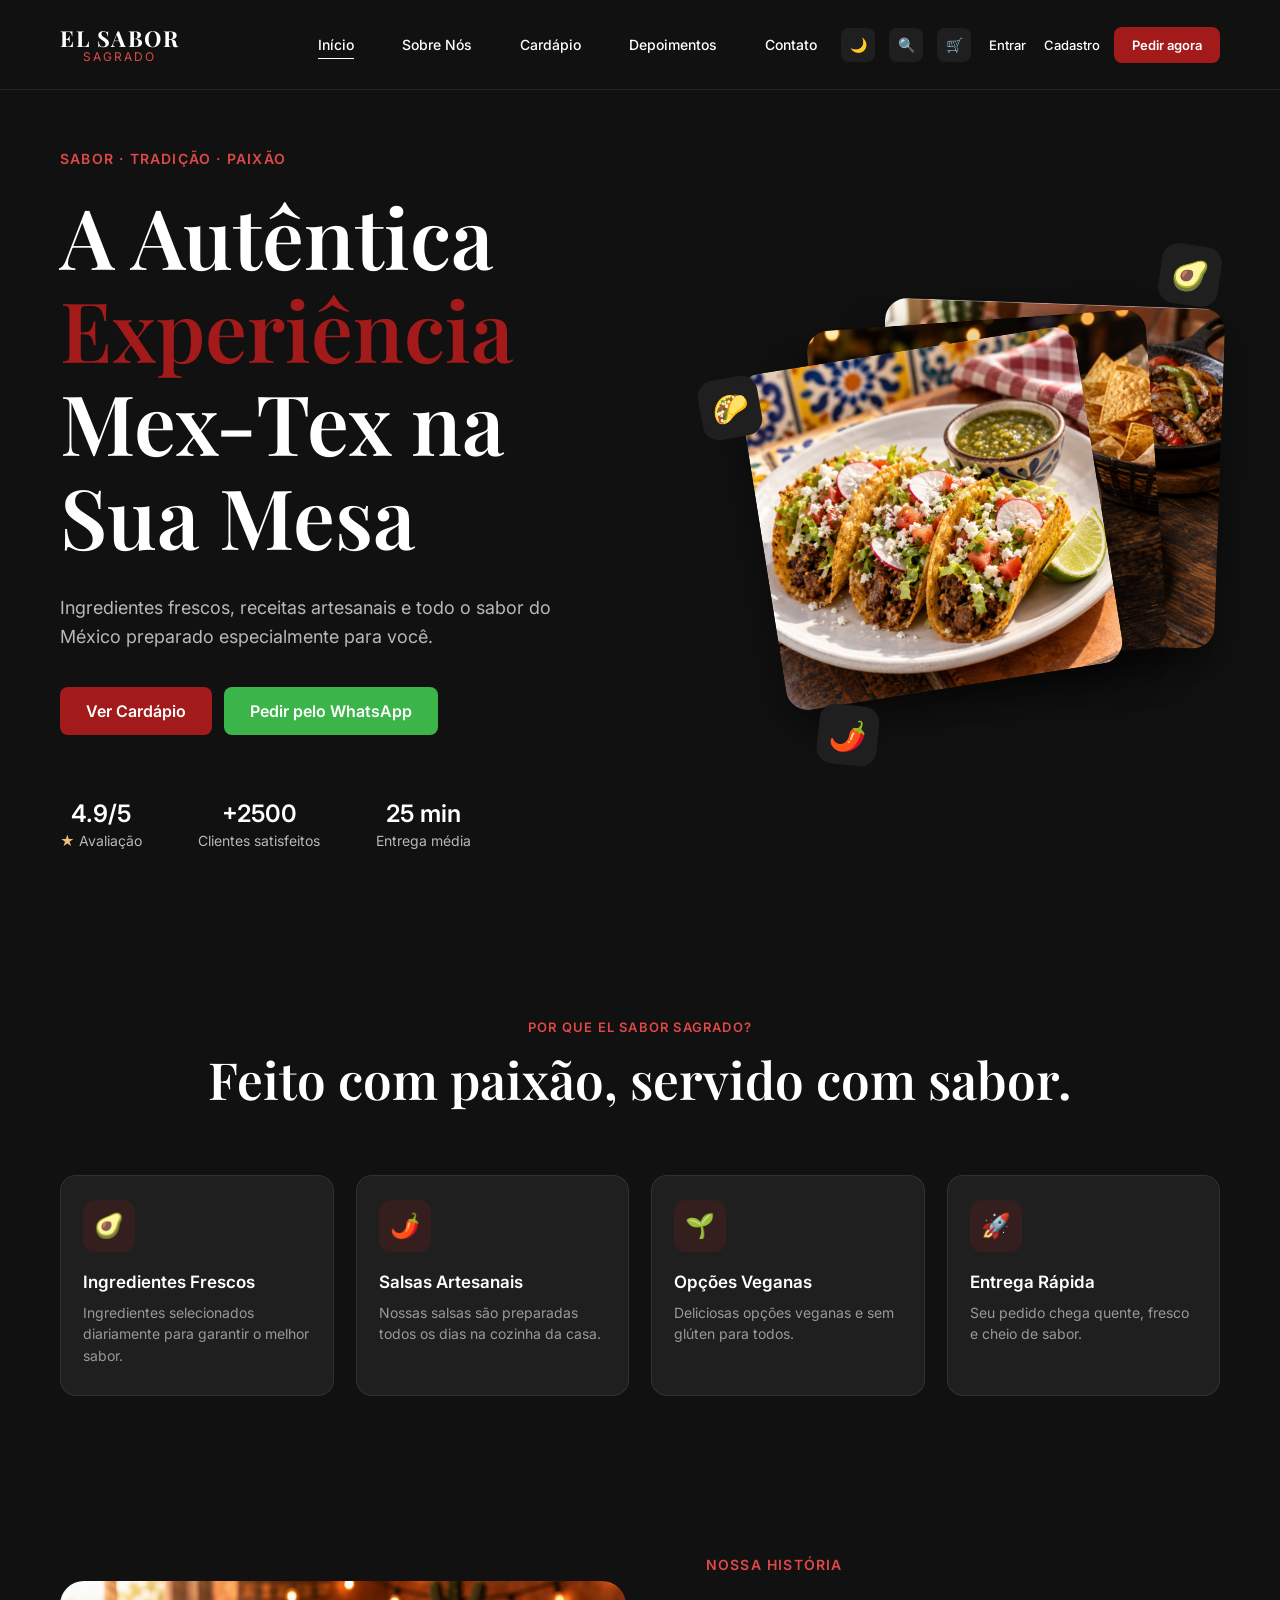
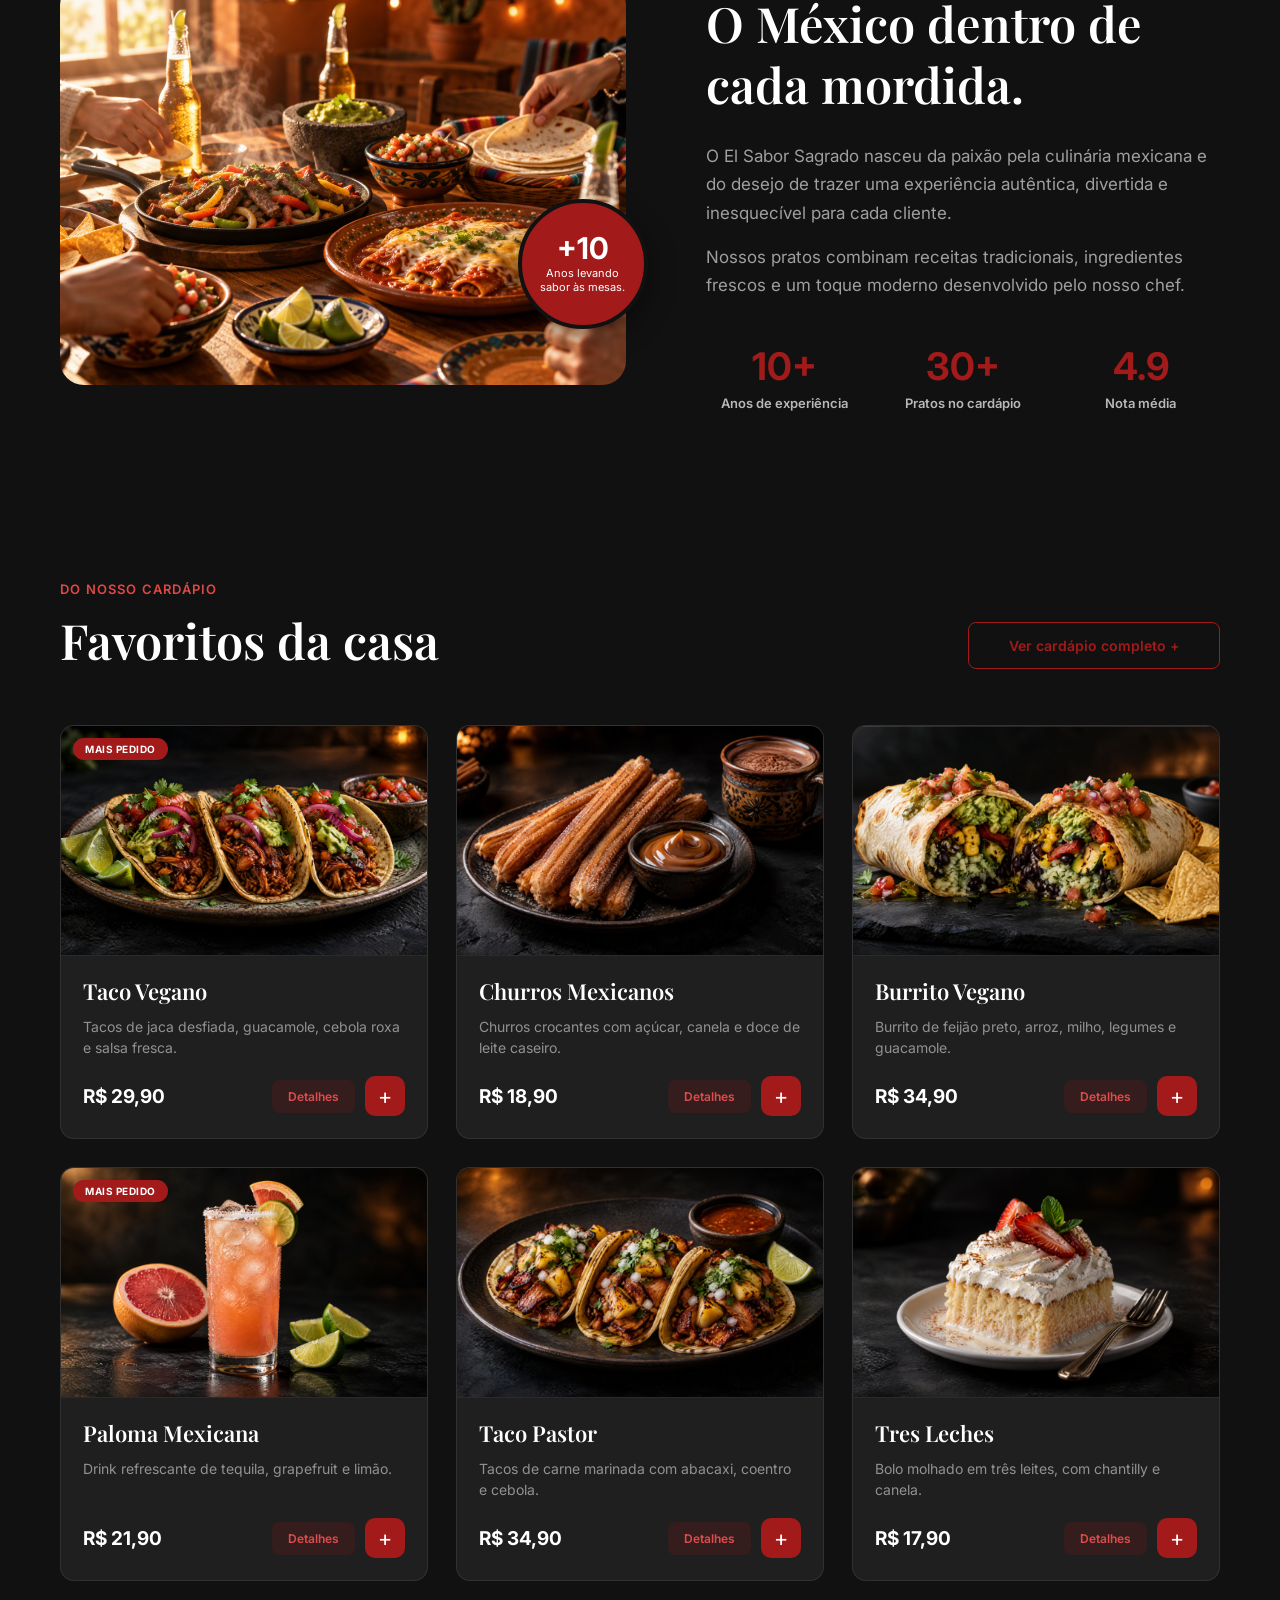
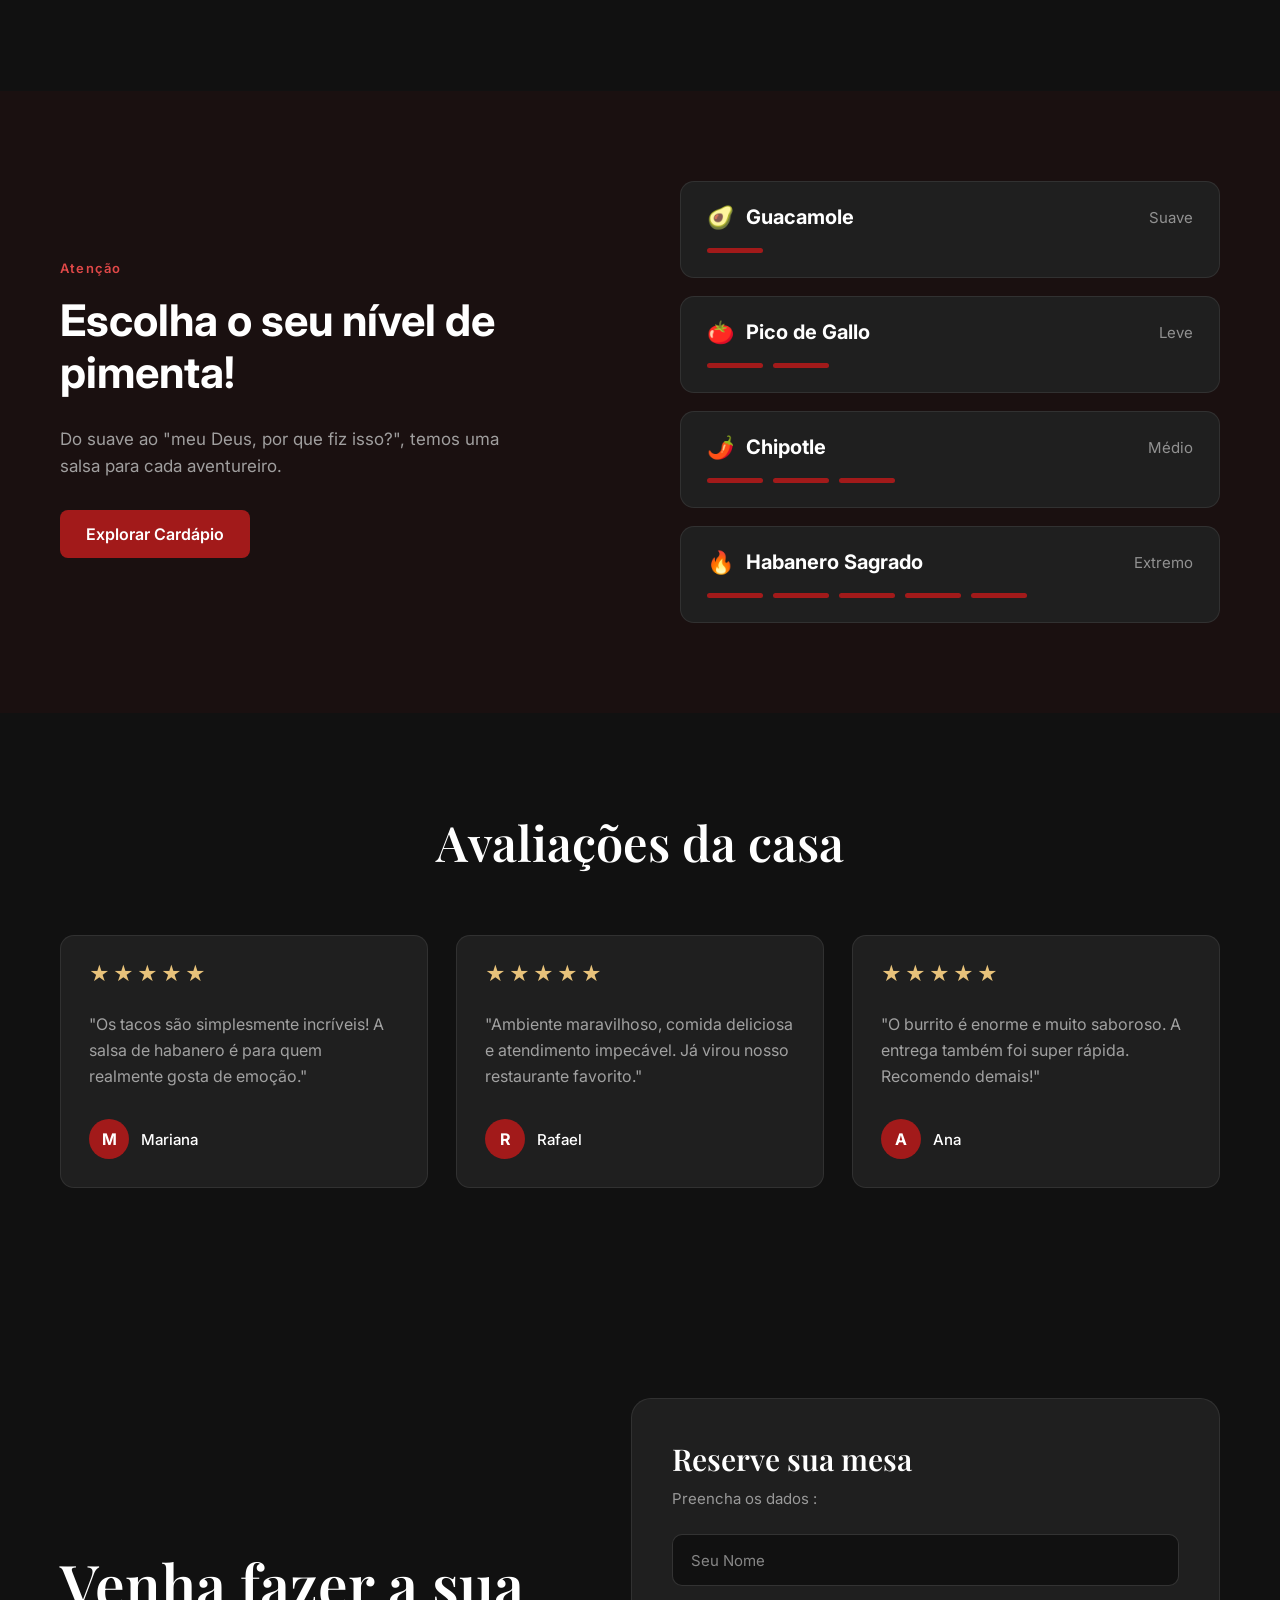
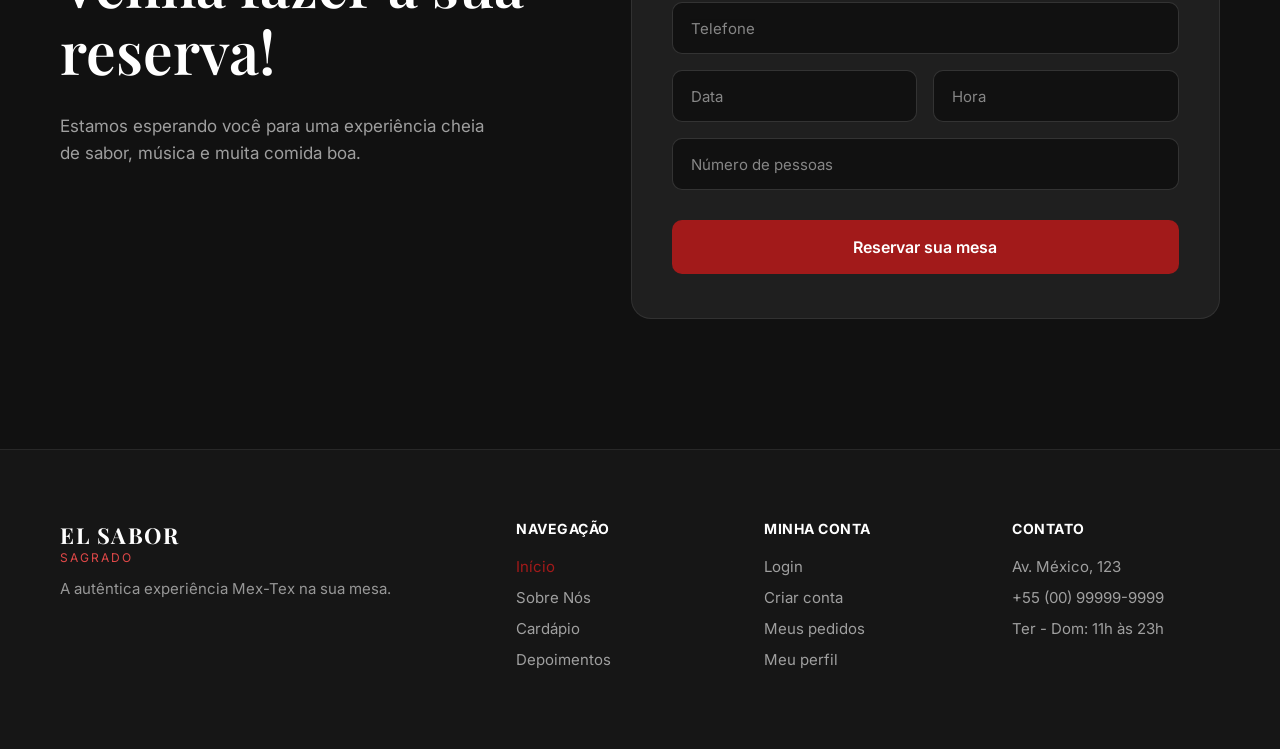
<file: index.html>
<!DOCTYPE html>
<html lang="pt-BR">
<head>
  <meta charset="UTF-8">
  <meta name="viewport" content="width=device-width, initial-scale=1.0">
  <title>El Sabor Sagrado</title>
  <link rel="preconnect" href="https://fonts.googleapis.com">
  <link href="https://fonts.googleapis.com/css2?family=Inter:wght@400;500;600&family=Playfair+Display:wght@600;700&display=swap" rel="stylesheet">
  <link rel="stylesheet" href="style.css">
</head>
<body>
  <input type="checkbox" id="interruptor-tema" class="tema-checkbox">

  <header class="barra-topo">
    <a href="#inicio" class="logo">
      <span class="logo-titulo">EL SABOR</span>
      <span class="logo-subtitulo">SAGRADO</span>
    </a>

    <nav class="menu-links">
      <a href="#inicio" class="ativo">Início</a>
      <a href="#sobre">Sobre Nós</a>
      <a href="cardapio.html">Cardápio</a>
      <a href="#depoimentos">Depoimentos</a>
      <a href="#contato">Contato</a>
      <a href="cardapio.html" class="menu-pedir">Pedir agora</a>
    </nav>

    <div class="acoes">
      <label class="botao-icone botao-tema" for="interruptor-tema" aria-label="Modo claro ou escuro"><span class="tema-icone"></span></label>

      <a href="cardapio.html" class="botao-icone" aria-label="Cardápio">🔍</a>

      <a href="carrinho.html" class="botao-icone botao-carrinho" aria-label="Carrinho">
        🛒
        <span class="contador">0</span>
      </a>

      <a href="login.html" class="link-entrar">Entrar</a>
      <a href="login.html#cadastro" class="link-entrar">Cadastro</a>
      <a href="cardapio.html" class="botao-principal botao-pedir">Pedir agora</a>
      <a href="login.html" class="botao-principal botao-entrar">Entrar</a>
      <a href="login.html#cadastro" class="botao-principal botao-entrar">Cadastro</a>

      <button class="botao-menu" aria-label="Menu">
        <span></span><span></span><span></span>
      </button>
    </div>
  </header>

  <main>
    <section class="destaque" id="inicio">
      <div class="destaque-texto">
        <span class="sobretitulo">SABOR · TRADIÇÃO · PAIXÃO</span>

        <h1>
          A Autêntica<br>
          <em>Experiência</em><br>
          Mex-Tex na Sua Mesa
        </h1>

        <p class="destaque-descricao">
          Ingredientes frescos, receitas artesanais e todo o sabor do México
          preparado especialmente para você.
        </p>

        <div class="destaque-botoes">
          <a href="cardapio.html" class="botao-principal botao-pequeno">Ver Cardápio</a>
          <a href="#whatsapp" class="botao-whatsapp botao-pequeno">Pedir pelo WhatsApp</a>
        </div>

        <ul class="numeros">
          <li>
            <strong>4.9/5</strong>
            <span><b class="estrela">★</b> Avaliação</span>
          </li>
          <li>
            <strong>+2500</strong>
            <span>Clientes satisfeitos</span>
          </li>
          <li>
            <strong>25 min</strong>
            <span>Entrega média</span>
          </li>
        </ul>
      </div>

      <div class="destaque-visual">
        <div class="pilha">
          <div class="icone-flutuante icone-abacate">🥑</div>
          <div class="icone-flutuante icone-taco">🌮</div>
          <div class="icone-flutuante icone-pimenta">🌶️</div>

          <div class="foto foto-3"><img src="foto3.webp" alt="Foto 3"></div>
          <div class="foto foto-2"><img src="foto2.webp" alt="Foto 2"></div>
          <div class="foto foto-1"><img src="foto1.webp" alt="Foto 1"></div>
        </div>
      </div>
    </section>

    <section class="porque" id="sobre">
      <span class="sobretitulo">POR QUE EL SABOR SAGRADO?</span>
      <h2>Feito com paixão, servido com sabor.</h2>

      <div class="cartoes">
        <article class="cartao">
          <div class="cartao-icone">🥑</div>
          <h3>Ingredientes Frescos</h3>
          <p>Ingredientes selecionados diariamente para garantir o melhor sabor.</p>
        </article>

        <article class="cartao">
          <div class="cartao-icone">🌶️</div>
          <h3>Salsas Artesanais</h3>
          <p>Nossas salsas são preparadas todos os dias na cozinha da casa.</p>
        </article>

        <article class="cartao">
          <div class="cartao-icone">🌱</div>
          <h3>Opções Veganas</h3>
          <p>Deliciosas opções veganas e sem glúten para todos.</p>
        </article>

        <article class="cartao">
          <div class="cartao-icone">🚀</div>
          <h3>Entrega Rápida</h3>
          <p>Seu pedido chega quente, fresco e cheio de sabor.</p>
        </article>
      </div>
    </section>

    <section class="historia" id="historia">
      <div class="historia-imagem">
        <img src="historia.webp" alt="Nossa história">

        <div class="historia-selo">
          <strong>+10</strong>
          <span>Anos levando sabor às mesas.</span>
        </div>
      </div>

      <div class="historia-texto">
        <span class="sobretitulo">NOSSA HISTÓRIA</span>
        <h2>O México dentro de cada mordida.</h2>

        <p>
          O El Sabor Sagrado nasceu da paixão pela culinária mexicana e do
          desejo de trazer uma experiência autêntica, divertida e inesquecível
          para cada cliente.
        </p>
        <p>
          Nossos pratos combinam receitas tradicionais, ingredientes frescos e
          um toque moderno desenvolvido pelo nosso chef.
        </p>

        <ul class="historia-numeros">
          <li><strong>10+</strong><span>Anos de experiência</span></li>
          <li><strong>30+</strong><span>Pratos no cardápio</span></li>
          <li><strong>4.9</strong><span>Nota média</span></li>
        </ul>
      </div>
    </section>

    <section class="cardapio" id="cardapio">
      <div class="cardapio-topo">
        <div>
          <span class="sobretitulo">DO NOSSO CARDÁPIO</span>
          <h2>Favoritos da casa</h2>
        </div>
        <a href="cardapio.html" class="botao-contorno">Ver cardápio completo +</a>
      </div>

      <div class="cardapio-grade">
        <article class="prato">
          <div class="prato-foto">
            <span class="etiqueta">MAIS PEDIDO</span>
            <img src="cardapio7.webp" alt="Taco Vegano">
          </div>
          <div class="prato-corpo">
            <h3>Taco Vegano</h3>
            <p>Tacos de jaca desfiada, guacamole, cebola roxa e salsa fresca.</p>
            <div class="prato-rodape">
              <strong class="preco">R$ 29,90</strong>
              <div class="prato-acoes">
                <a href="produto.html?id=7" class="botao-detalhes">Detalhes</a>
                <button class="botao-adicionar" aria-label="Adicionar Taco Vegano">+</button>
              </div>
            </div>
          </div>
        </article>

        <article class="prato">
          <div class="prato-foto">
            <img src="cardapio8.webp" alt="Churros Mexicanos">
          </div>
          <div class="prato-corpo">
            <h3>Churros Mexicanos</h3>
            <p>Churros crocantes com açúcar, canela e doce de leite caseiro.</p>
            <div class="prato-rodape">
              <strong class="preco">R$ 18,90</strong>
              <div class="prato-acoes">
                <a href="produto.html?id=8" class="botao-detalhes">Detalhes</a>
                <button class="botao-adicionar" aria-label="Adicionar Churros Mexicanos">+</button>
              </div>
            </div>
          </div>
        </article>

        <article class="prato">
          <div class="prato-foto">
            <img src="cardapio9.webp" alt="Burrito Vegano">
          </div>
          <div class="prato-corpo">
            <h3>Burrito Vegano</h3>
            <p>Burrito de feijão preto, arroz, milho, legumes e guacamole.</p>
            <div class="prato-rodape">
              <strong class="preco">R$ 34,90</strong>
              <div class="prato-acoes">
                <a href="produto.html?id=9" class="botao-detalhes">Detalhes</a>
                <button class="botao-adicionar" aria-label="Adicionar Burrito Vegano">+</button>
              </div>
            </div>
          </div>
        </article>

        <article class="prato">
          <div class="prato-foto">
            <span class="etiqueta">MAIS PEDIDO</span>
            <img src="cardapio10.webp" alt="Paloma Mexicana">
          </div>
          <div class="prato-corpo">
            <h3>Paloma Mexicana</h3>
            <p>Drink refrescante de tequila, grapefruit e limão.</p>
            <div class="prato-rodape">
              <strong class="preco">R$ 21,90</strong>
              <div class="prato-acoes">
                <a href="produto.html?id=10" class="botao-detalhes">Detalhes</a>
                <button class="botao-adicionar" aria-label="Adicionar Paloma Mexicana">+</button>
              </div>
            </div>
          </div>
        </article>

        <article class="prato">
          <div class="prato-foto">
            <img src="cardapio11.webp" alt="Taco Pastor">
          </div>
          <div class="prato-corpo">
            <h3>Taco Pastor</h3>
            <p>Tacos de carne marinada com abacaxi, coentro e cebola.</p>
            <div class="prato-rodape">
              <strong class="preco">R$ 34,90</strong>
              <div class="prato-acoes">
                <a href="produto.html?id=11" class="botao-detalhes">Detalhes</a>
                <button class="botao-adicionar" aria-label="Adicionar Taco Pastor">+</button>
              </div>
            </div>
          </div>
        </article>

        <article class="prato">
          <div class="prato-foto">
            <img src="cardapio12.webp" alt="Tres Leches">
          </div>
          <div class="prato-corpo">
            <h3>Tres Leches</h3>
            <p>Bolo molhado em três leites, com chantilly e canela.</p>
            <div class="prato-rodape">
              <strong class="preco">R$ 17,90</strong>
              <div class="prato-acoes">
                <a href="produto.html?id=12" class="botao-detalhes">Detalhes</a>
                <button class="botao-adicionar" aria-label="Adicionar Tres Leches">+</button>
              </div>
            </div>
          </div>
        </article>
      </div>
    </section>

    <section class="pimenta" id="pimenta">
      <div class="pimenta-texto">
        <span class="sobretitulo">Atenção</span>
        <h2>Escolha o seu nível de pimenta!</h2>
        <p>
          Do suave ao "meu Deus, por que fiz isso?", temos uma salsa para cada
          aventureiro.
        </p>
        <a href="cardapio.html" class="botao-principal botao-pequeno">Explorar Cardápio</a>
      </div>

      <div class="pimenta-lista">
        <article class="pimenta-cartao">
          <div class="pimenta-topo">
            <h3><span>🥑</span> Guacamole</h3>
            <small>Suave</small>
          </div>
          <div class="pimenta-barras"><i></i></div>
        </article>

        <article class="pimenta-cartao">
          <div class="pimenta-topo">
            <h3><span>🍅</span> Pico de Gallo</h3>
            <small>Leve</small>
          </div>
          <div class="pimenta-barras"><i></i><i></i></div>
        </article>

        <article class="pimenta-cartao">
          <div class="pimenta-topo">
            <h3><span>🌶️</span> Chipotle</h3>
            <small>Médio</small>
          </div>
          <div class="pimenta-barras"><i></i><i></i><i></i></div>
        </article>

        <article class="pimenta-cartao">
          <div class="pimenta-topo">
            <h3><span>🔥</span> Habanero Sagrado</h3>
            <small>Extremo</small>
          </div>
          <div class="pimenta-barras"><i></i><i></i><i></i><i></i><i></i></div>
        </article>
      </div>
    </section>

    <section class="avaliacoes" id="depoimentos">
      <h2>Avaliações da casa</h2>

      <div class="avaliacoes-grade">
        <article class="avaliacao">
          <div class="estrelas">★★★★★</div>
          <p>"Os tacos são simplesmente incríveis! A salsa de habanero é para quem realmente gosta de emoção."</p>
          <div class="avaliacao-autor">
            <span class="avatar">M</span>
            <strong>Mariana</strong>
          </div>
        </article>

        <article class="avaliacao">
          <div class="estrelas">★★★★★</div>
          <p>"Ambiente maravilhoso, comida deliciosa e atendimento impecável. Já virou nosso restaurante favorito."</p>
          <div class="avaliacao-autor">
            <span class="avatar">R</span>
            <strong>Rafael</strong>
          </div>
        </article>

        <article class="avaliacao">
          <div class="estrelas">★★★★★</div>
          <p>"O burrito é enorme e muito saboroso. A entrega também foi super rápida. Recomendo demais!"</p>
          <div class="avaliacao-autor">
            <span class="avatar">A</span>
            <strong>Ana</strong>
          </div>
        </article>
      </div>
    </section>

    <section class="reserva" id="contato">
      <div class="reserva-texto">
        <h2>Venha fazer a sua reserva!</h2>
        <p>
          Estamos esperando você para uma experiência cheia de sabor, música e
          muita comida boa.
        </p>
      </div>

      <form class="reserva-formulario" action="#contato">
        <h3>Reserve sua mesa</h3>
        <p class="formulario-subtitulo">Preencha os dados :</p>

        <input type="text" name="nome" placeholder="Seu Nome" aria-label="Seu nome" required>
        <input type="tel" name="telefone" placeholder="Telefone" aria-label="Telefone" required>

        <div class="formulario-linha">
          <input type="text" name="data" placeholder="Data" data-tipo="date" aria-label="Data da reserva" required>
          <input type="text" name="hora" placeholder="Hora" data-tipo="time" aria-label="Horário da reserva" required>
        </div>

        <input type="number" name="pessoas" min="1" max="30" placeholder="Número de pessoas" aria-label="Número de pessoas" required>

        <button type="submit" class="botao-enviar">Reservar sua mesa</button>
      </form>
    </section>
  </main>

  <footer class="rodape" id="rodape">
    <div class="rodape-marca">
      <span class="logo-titulo">EL SABOR</span>
      <span class="logo-subtitulo">SAGRADO</span>
      <p>A autêntica experiência Mex-Tex na sua mesa.</p>
    </div>

    <div class="rodape-coluna">
      <h4>NAVEGAÇÃO</h4>
      <a href="#inicio" class="ativo">Início</a>
      <a href="#sobre">Sobre Nós</a>
      <a href="cardapio.html">Cardápio</a>
      <a href="#depoimentos">Depoimentos</a>
    </div>

    <div class="rodape-coluna">
      <h4>MINHA CONTA</h4>
      <a href="login.html">Login</a>
      <a href="login.html#cadastro">Criar conta</a>
      <a href="#pedidos">Meus pedidos</a>
      <a href="#perfil">Meu perfil</a>
    </div>

    <div class="rodape-coluna">
      <h4>CONTATO</h4>
      <span>Av. México, 123</span>
      <span>+55 (00) 99999-9999</span>
      <span>Ter - Dom: 11h às 23h</span>
    </div>
  </footer>

  <script src="script.js"></script>
</body>
</html>
</file>
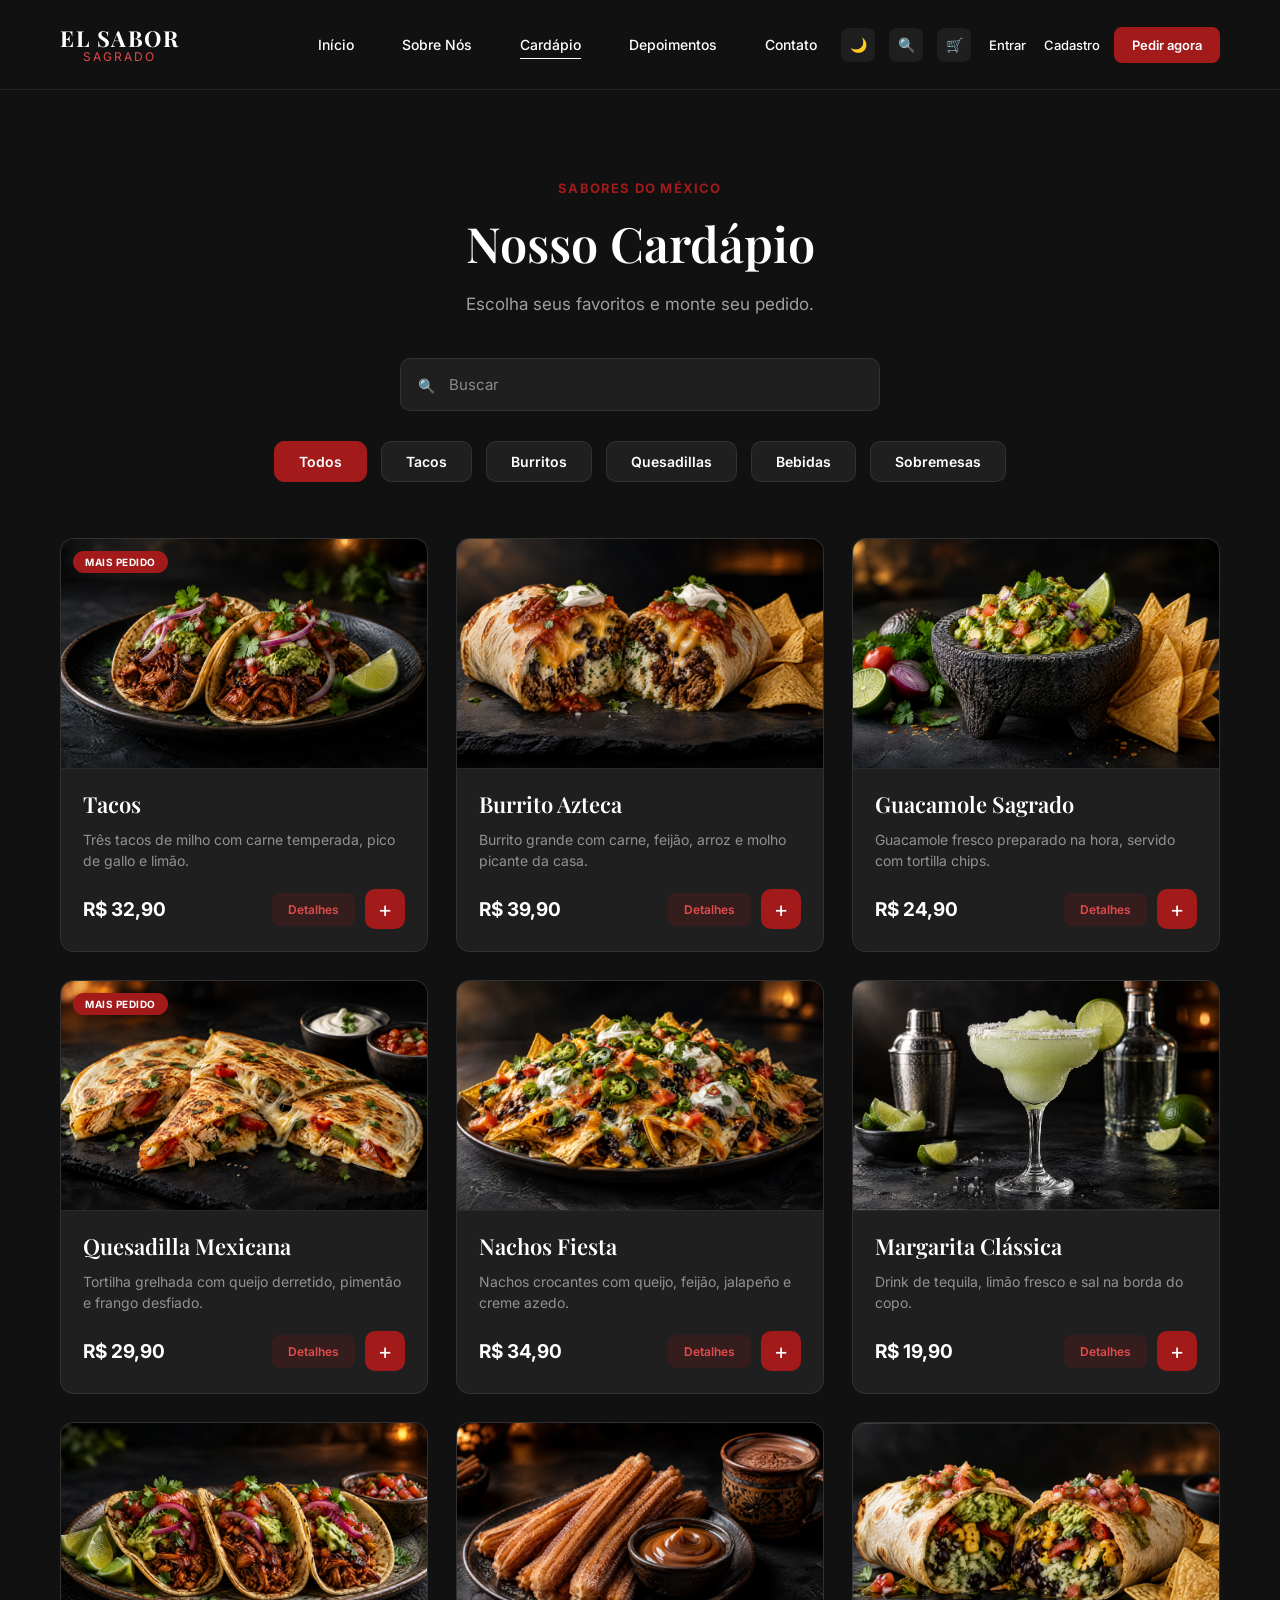
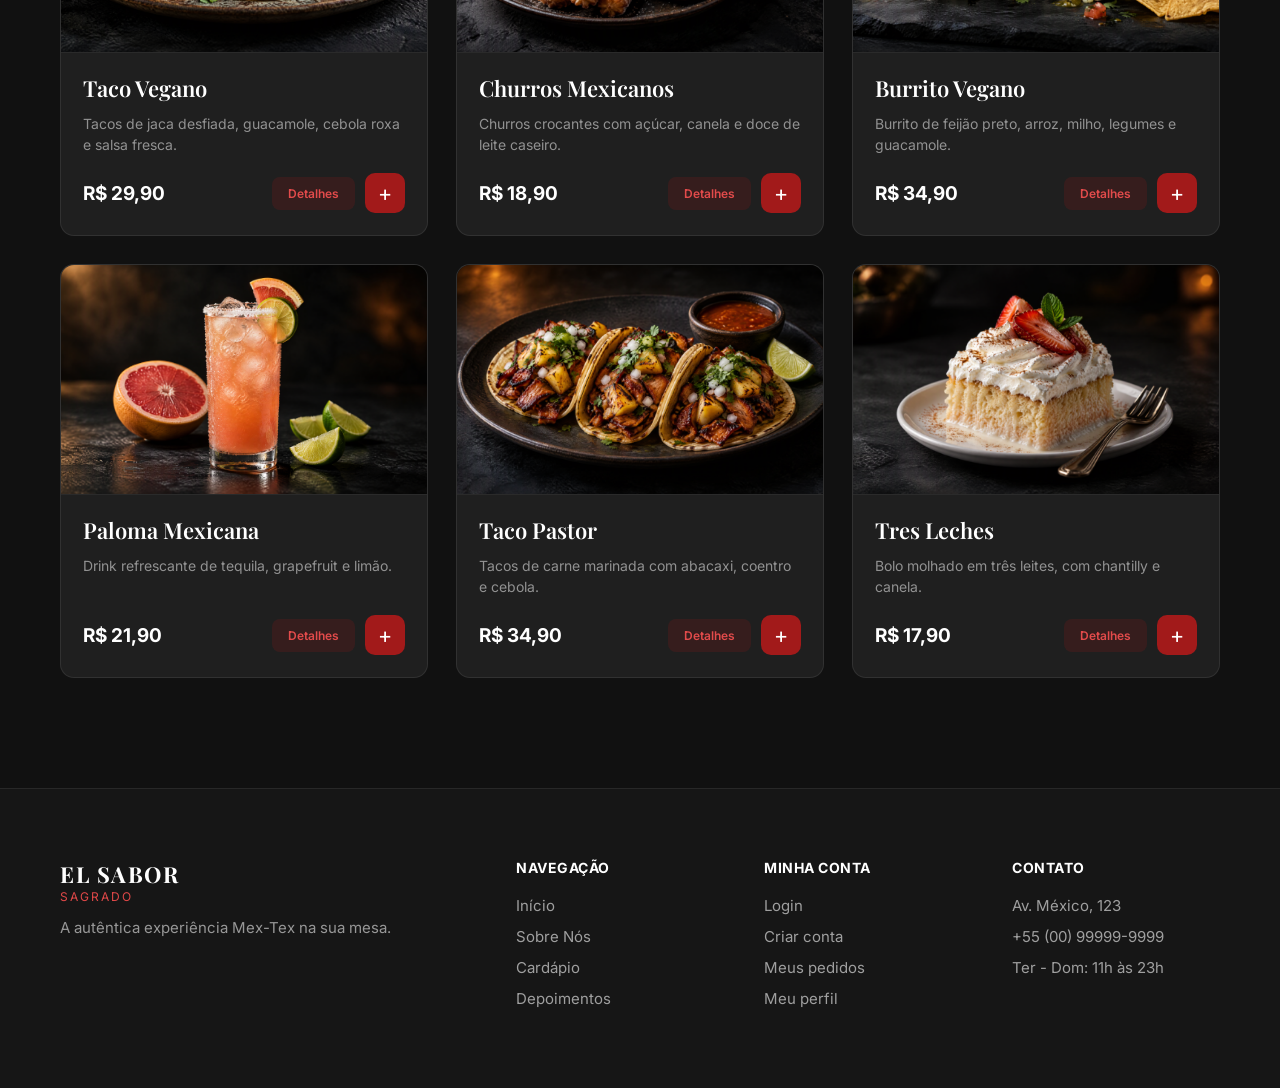
<file: cardapio.html>
<!DOCTYPE html>
<html lang="pt-BR">
<head>
  <meta charset="UTF-8">
  <meta name="viewport" content="width=device-width, initial-scale=1.0">
  <title>Cardápio | El Sabor Sagrado</title>
  <link rel="preconnect" href="https://fonts.googleapis.com">
  <link href="https://fonts.googleapis.com/css2?family=Inter:wght@400;500;600&family=Playfair+Display:wght@600;700&display=swap" rel="stylesheet">
  <link rel="stylesheet" href="style.css">
</head>
<body>

  <input type="checkbox" id="interruptor-tema" class="tema-checkbox">

  <header class="barra-topo">
    <a href="index.html" class="logo">
      <span class="logo-titulo">EL SABOR</span>
      <span class="logo-subtitulo">SAGRADO</span>
    </a>

    <nav class="menu-links">
      <a href="index.html">Início</a>
      <a href="index.html#sobre">Sobre Nós</a>
      <a href="cardapio.html" class="ativo">Cardápio</a>
      <a href="index.html#depoimentos">Depoimentos</a>
      <a href="index.html#contato">Contato</a>
      <a href="cardapio.html" class="menu-pedir">Pedir agora</a>
    </nav>

    <div class="acoes">
      <label class="botao-icone botao-tema" for="interruptor-tema" aria-label="Modo claro ou escuro"><span class="tema-icone"></span></label>

      <a href="cardapio.html" class="botao-icone" aria-label="Cardápio">🔍</a>

      <a href="carrinho.html" class="botao-icone botao-carrinho" aria-label="Carrinho">
        🛒
        <span class="contador">0</span>
      </a>

      <a href="login.html" class="link-entrar">Entrar</a>
      <a href="login.html#cadastro" class="link-entrar">Cadastro</a>
      <a href="cardapio.html" class="botao-principal botao-pedir">Pedir agora</a>
      <a href="login.html" class="botao-principal botao-entrar">Entrar</a>
      <a href="login.html#cadastro" class="botao-principal botao-entrar">Cadastro</a>

      <button class="botao-menu" aria-label="Menu">
        <span></span><span></span><span></span>
      </button>
    </div>
  </header>

  <main>
    <section class="cardapio cardapio-pagina" id="cardapio">
      <div class="cardapio-cabecalho">
        <span class="sobretitulo">SABORES DO MÉXICO</span>
        <h1>Nosso Cardápio</h1>
        <p>Escolha seus favoritos e monte seu pedido.</p>
      </div>

      <label class="busca-cardapio">
        <span>🔍</span>
        <input type="search" placeholder="Buscar" aria-label="Buscar no cardápio">
      </label>

      <div class="filtros">
        <button class="filtro ativo" data-categoria="todos">Todos</button>
        <button class="filtro" data-categoria="tacos">Tacos</button>
        <button class="filtro" data-categoria="burritos">Burritos</button>
        <button class="filtro" data-categoria="quesadillas">Quesadillas</button>
        <button class="filtro" data-categoria="bebidas">Bebidas</button>
        <button class="filtro" data-categoria="sobremesas">Sobremesas</button>
      </div>

      <div class="cardapio-grade">
        <article class="prato" data-categoria="tacos">
          <div class="prato-foto">
            <span class="etiqueta">MAIS PEDIDO</span>
            <img src="cardapio1.webp" alt="Tacos">
          </div>
          <div class="prato-corpo">
            <h3>Tacos</h3>
            <p>Três tacos de milho com carne temperada, pico de gallo e limão.</p>
            <div class="prato-rodape">
              <strong class="preco">R$ 32,90</strong>
              <div class="prato-acoes">
                <a href="produto.html?id=1" class="botao-detalhes">Detalhes</a>
                <button class="botao-adicionar" aria-label="Adicionar Tacos">+</button>
              </div>
            </div>
          </div>
        </article>
        <article class="prato" data-categoria="burritos">
          <div class="prato-foto">
            <img src="cardapio2.webp" alt="Burrito Azteca">
          </div>
          <div class="prato-corpo">
            <h3>Burrito Azteca</h3>
            <p>Burrito grande com carne, feijão, arroz e molho picante da casa.</p>
            <div class="prato-rodape">
              <strong class="preco">R$ 39,90</strong>
              <div class="prato-acoes">
                <a href="produto.html?id=2" class="botao-detalhes">Detalhes</a>
                <button class="botao-adicionar" aria-label="Adicionar Burrito Azteca">+</button>
              </div>
            </div>
          </div>
        </article>
        <article class="prato" data-categoria="entradas">
          <div class="prato-foto">
            <img src="cardapio3.webp" alt="Guacamole Sagrado">
          </div>
          <div class="prato-corpo">
            <h3>Guacamole Sagrado</h3>
            <p>Guacamole fresco preparado na hora, servido com tortilla chips.</p>
            <div class="prato-rodape">
              <strong class="preco">R$ 24,90</strong>
              <div class="prato-acoes">
                <a href="produto.html?id=3" class="botao-detalhes">Detalhes</a>
                <button class="botao-adicionar" aria-label="Adicionar Guacamole Sagrado">+</button>
              </div>
            </div>
          </div>
        </article>
        <article class="prato" data-categoria="quesadillas">
          <div class="prato-foto">
            <span class="etiqueta">MAIS PEDIDO</span>
            <img src="cardapio4.webp" alt="Quesadilla Mexicana">
          </div>
          <div class="prato-corpo">
            <h3>Quesadilla Mexicana</h3>
            <p>Tortilha grelhada com queijo derretido, pimentão e frango desfiado.</p>
            <div class="prato-rodape">
              <strong class="preco">R$ 29,90</strong>
              <div class="prato-acoes">
                <a href="produto.html?id=4" class="botao-detalhes">Detalhes</a>
                <button class="botao-adicionar" aria-label="Adicionar Quesadilla Mexicana">+</button>
              </div>
            </div>
          </div>
        </article>
        <article class="prato" data-categoria="entradas">
          <div class="prato-foto">
            <img src="cardapio5.webp" alt="Nachos Fiesta">
          </div>
          <div class="prato-corpo">
            <h3>Nachos Fiesta</h3>
            <p>Nachos crocantes com queijo, feijão, jalapeño e creme azedo.</p>
            <div class="prato-rodape">
              <strong class="preco">R$ 34,90</strong>
              <div class="prato-acoes">
                <a href="produto.html?id=5" class="botao-detalhes">Detalhes</a>
                <button class="botao-adicionar" aria-label="Adicionar Nachos Fiesta">+</button>
              </div>
            </div>
          </div>
        </article>
        <article class="prato" data-categoria="bebidas">
          <div class="prato-foto">
            <img src="cardapio6.webp" alt="Margarita Clássica">
          </div>
          <div class="prato-corpo">
            <h3>Margarita Clássica</h3>
            <p>Drink de tequila, limão fresco e sal na borda do copo.</p>
            <div class="prato-rodape">
              <strong class="preco">R$ 19,90</strong>
              <div class="prato-acoes">
                <a href="produto.html?id=6" class="botao-detalhes">Detalhes</a>
                <button class="botao-adicionar" aria-label="Adicionar Margarita Clássica">+</button>
              </div>
            </div>
          </div>
        </article>
        <article class="prato" data-categoria="tacos">
          <div class="prato-foto">
            <img src="cardapio7.webp" alt="Taco Vegano">
          </div>
          <div class="prato-corpo">
            <h3>Taco Vegano</h3>
            <p>Tacos de jaca desfiada, guacamole, cebola roxa e salsa fresca.</p>
            <div class="prato-rodape">
              <strong class="preco">R$ 29,90</strong>
              <div class="prato-acoes">
                <a href="produto.html?id=7" class="botao-detalhes">Detalhes</a>
                <button class="botao-adicionar" aria-label="Adicionar Taco Vegano">+</button>
              </div>
            </div>
          </div>
        </article>
        <article class="prato" data-categoria="sobremesas">
          <div class="prato-foto">
            <img src="cardapio8.webp" alt="Churros Mexicanos">
          </div>
          <div class="prato-corpo">
            <h3>Churros Mexicanos</h3>
            <p>Churros crocantes com açúcar, canela e doce de leite caseiro.</p>
            <div class="prato-rodape">
              <strong class="preco">R$ 18,90</strong>
              <div class="prato-acoes">
                <a href="produto.html?id=8" class="botao-detalhes">Detalhes</a>
                <button class="botao-adicionar" aria-label="Adicionar Churros Mexicanos">+</button>
              </div>
            </div>
          </div>
        </article>
        <article class="prato" data-categoria="burritos">
          <div class="prato-foto">
            <img src="cardapio9.webp" alt="Burrito Vegano">
          </div>
          <div class="prato-corpo">
            <h3>Burrito Vegano</h3>
            <p>Burrito de feijão preto, arroz, milho, legumes e guacamole.</p>
            <div class="prato-rodape">
              <strong class="preco">R$ 34,90</strong>
              <div class="prato-acoes">
                <a href="produto.html?id=9" class="botao-detalhes">Detalhes</a>
                <button class="botao-adicionar" aria-label="Adicionar Burrito Vegano">+</button>
              </div>
            </div>
          </div>
        </article>
        <article class="prato" data-categoria="bebidas">
          <div class="prato-foto">
            <img src="cardapio10.webp" alt="Paloma Mexicana">
          </div>
          <div class="prato-corpo">
            <h3>Paloma Mexicana</h3>
            <p>Drink refrescante de tequila, grapefruit e limão.</p>
            <div class="prato-rodape">
              <strong class="preco">R$ 21,90</strong>
              <div class="prato-acoes">
                <a href="produto.html?id=10" class="botao-detalhes">Detalhes</a>
                <button class="botao-adicionar" aria-label="Adicionar Paloma Mexicana">+</button>
              </div>
            </div>
          </div>
        </article>
        <article class="prato" data-categoria="tacos">
          <div class="prato-foto">
            <img src="cardapio11.webp" alt="Taco Pastor">
          </div>
          <div class="prato-corpo">
            <h3>Taco Pastor</h3>
            <p>Tacos de carne marinada com abacaxi, coentro e cebola.</p>
            <div class="prato-rodape">
              <strong class="preco">R$ 34,90</strong>
              <div class="prato-acoes">
                <a href="produto.html?id=11" class="botao-detalhes">Detalhes</a>
                <button class="botao-adicionar" aria-label="Adicionar Taco Pastor">+</button>
              </div>
            </div>
          </div>
        </article>
        <article class="prato" data-categoria="sobremesas">
          <div class="prato-foto">
            <img src="cardapio12.webp" alt="Tres Leches">
          </div>
          <div class="prato-corpo">
            <h3>Tres Leches</h3>
            <p>Bolo molhado em três leites, com chantilly e canela.</p>
            <div class="prato-rodape">
              <strong class="preco">R$ 17,90</strong>
              <div class="prato-acoes">
                <a href="produto.html?id=12" class="botao-detalhes">Detalhes</a>
                <button class="botao-adicionar" aria-label="Adicionar Tres Leches">+</button>
              </div>
            </div>
          </div>
        </article>
      </div>

      <p class="sem-resultado" hidden>Nenhum prato encontrado.</p>
    </section>
  </main>

  <footer class="rodape" id="rodape">
    <div class="rodape-marca">
      <span class="logo-titulo">EL SABOR</span>
      <span class="logo-subtitulo">SAGRADO</span>
      <p>A autêntica experiência Mex-Tex na sua mesa.</p>
    </div>

    <div class="rodape-coluna">
      <h4>NAVEGAÇÃO</h4>
      <a href="index.html">Início</a>
      <a href="index.html#sobre">Sobre Nós</a>
      <a href="cardapio.html">Cardápio</a>
      <a href="index.html#depoimentos">Depoimentos</a>
    </div>

    <div class="rodape-coluna">
      <h4>MINHA CONTA</h4>
      <a href="login.html">Login</a>
      <a href="login.html#cadastro">Criar conta</a>
      <a href="#pedidos">Meus pedidos</a>
      <a href="#perfil">Meu perfil</a>
    </div>

    <div class="rodape-coluna">
      <h4>CONTATO</h4>
      <span>Av. México, 123</span>
      <span>+55 (00) 99999-9999</span>
      <span>Ter - Dom: 11h às 23h</span>
    </div>
  </footer>

  <script src="script.js"></script>
</body>
</html>
</file>
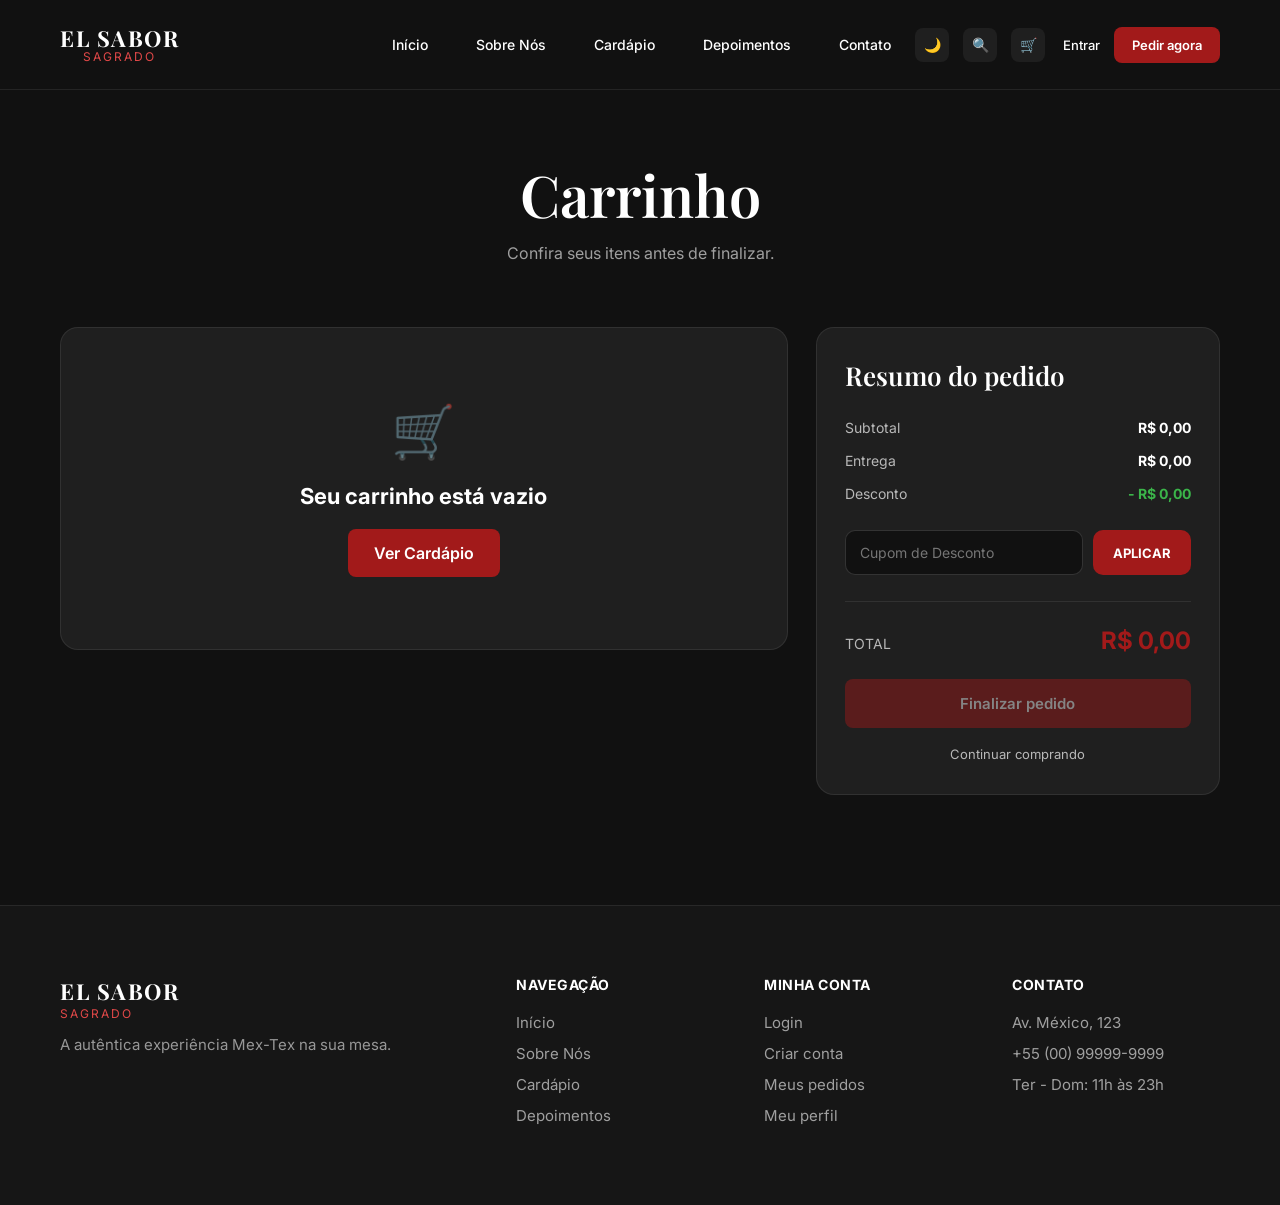
<file: carrinho.html>
<!DOCTYPE html>
<html lang="pt-BR">
<head>
  <meta charset="UTF-8">
  <meta name="viewport" content="width=device-width, initial-scale=1.0">
  <title>Carrinho | El Sabor Sagrado</title>
  <link rel="preconnect" href="https://fonts.googleapis.com">
  <link href="https://fonts.googleapis.com/css2?family=Inter:wght@400;500;600&family=Playfair+Display:wght@600;700&display=swap" rel="stylesheet">
  <link rel="stylesheet" href="style.css">
</head>
<body>

  <input type="checkbox" id="interruptor-tema" class="tema-checkbox">

  <header class="barra-topo">
    <a href="index.html" class="logo">
      <span class="logo-titulo">EL SABOR</span>
      <span class="logo-subtitulo">SAGRADO</span>
    </a>

    <nav class="menu-links">
      <a href="index.html">Início</a>
      <a href="index.html#sobre">Sobre Nós</a>
      <a href="cardapio.html">Cardápio</a>
      <a href="index.html#depoimentos">Depoimentos</a>
      <a href="index.html#contato">Contato</a>
    </nav>

    <div class="acoes">
      <label class="botao-icone botao-tema" for="interruptor-tema" aria-label="Modo claro ou escuro"><span class="tema-icone"></span></label>

      <a href="cardapio.html" class="botao-icone" aria-label="Cardápio">🔍</a>

      <a href="carrinho.html" class="botao-icone botao-carrinho" aria-label="Carrinho">
        🛒
        <span class="contador">0</span>
      </a>

      <a href="#entrar" class="link-entrar">Entrar</a>
      <a href="#pedir" class="botao-principal">Pedir agora</a>

      <button class="botao-menu" aria-label="Menu">
        <span></span><span></span><span></span>
      </button>
    </div>
  </header>

  <main>
    <section class="carrinho-pagina">
      <div class="carrinho-cabecalho">
        <h1>Carrinho</h1>
        <p>Confira seus itens antes de finalizar.</p>
      </div>

      <div class="carrinho-conteudo">
        <div class="carrinho-itens">
          <div class="carrinho-vazio">
            <span class="carrinho-vazio-icone">🛒</span>
            <h2>Seu carrinho está vazio</h2>
            <a href="cardapio.html" class="botao-principal botao-pequeno">Ver Cardápio</a>
          </div>

          <ul class="lista-itens"></ul>
        </div>

        <aside class="resumo">
          <h2>Resumo do pedido</h2>

          <dl>
            <dt>Subtotal</dt>
            <dd class="valor-subtotal">R$ 0,00</dd>
            <dt>Entrega</dt>
            <dd class="valor-entrega">R$ 0,00</dd>
            <dt>Desconto</dt>
            <dd class="valor-desconto">- R$ 0,00</dd>
          </dl>

          <form class="cupom">
            <input type="text" placeholder="Cupom de Desconto" aria-label="Cupom de desconto">
            <button type="submit">APLICAR</button>
            <p class="cupom-aviso"></p>
          </form>

          <div class="resumo-total">
            <span>TOTAL</span>
            <strong class="valor-total">R$ 0,00</strong>
          </div>

          <button class="botao-principal botao-finalizar" disabled>Finalizar pedido</button>
          <a href="cardapio.html" class="continuar">Continuar comprando</a>
        </aside>
      </div>
    </section>
  </main>

  <footer class="rodape" id="rodape">
    <div class="rodape-marca">
      <span class="logo-titulo">EL SABOR</span>
      <span class="logo-subtitulo">SAGRADO</span>
      <p>A autêntica experiência Mex-Tex na sua mesa.</p>
    </div>

    <div class="rodape-coluna">
      <h4>NAVEGAÇÃO</h4>
      <a href="index.html">Início</a>
      <a href="index.html#sobre">Sobre Nós</a>
      <a href="cardapio.html">Cardápio</a>
      <a href="index.html#depoimentos">Depoimentos</a>
    </div>

    <div class="rodape-coluna">
      <h4>MINHA CONTA</h4>
      <a href="#entrar">Login</a>
      <a href="#criar-conta">Criar conta</a>
      <a href="#pedidos">Meus pedidos</a>
      <a href="#perfil">Meu perfil</a>
    </div>

    <div class="rodape-coluna">
      <h4>CONTATO</h4>
      <span>Av. México, 123</span>
      <span>+55 (00) 99999-9999</span>
      <span>Ter - Dom: 11h às 23h</span>
    </div>
  </footer>

  <script src="script.js"></script>
</body>
</html>
</file>
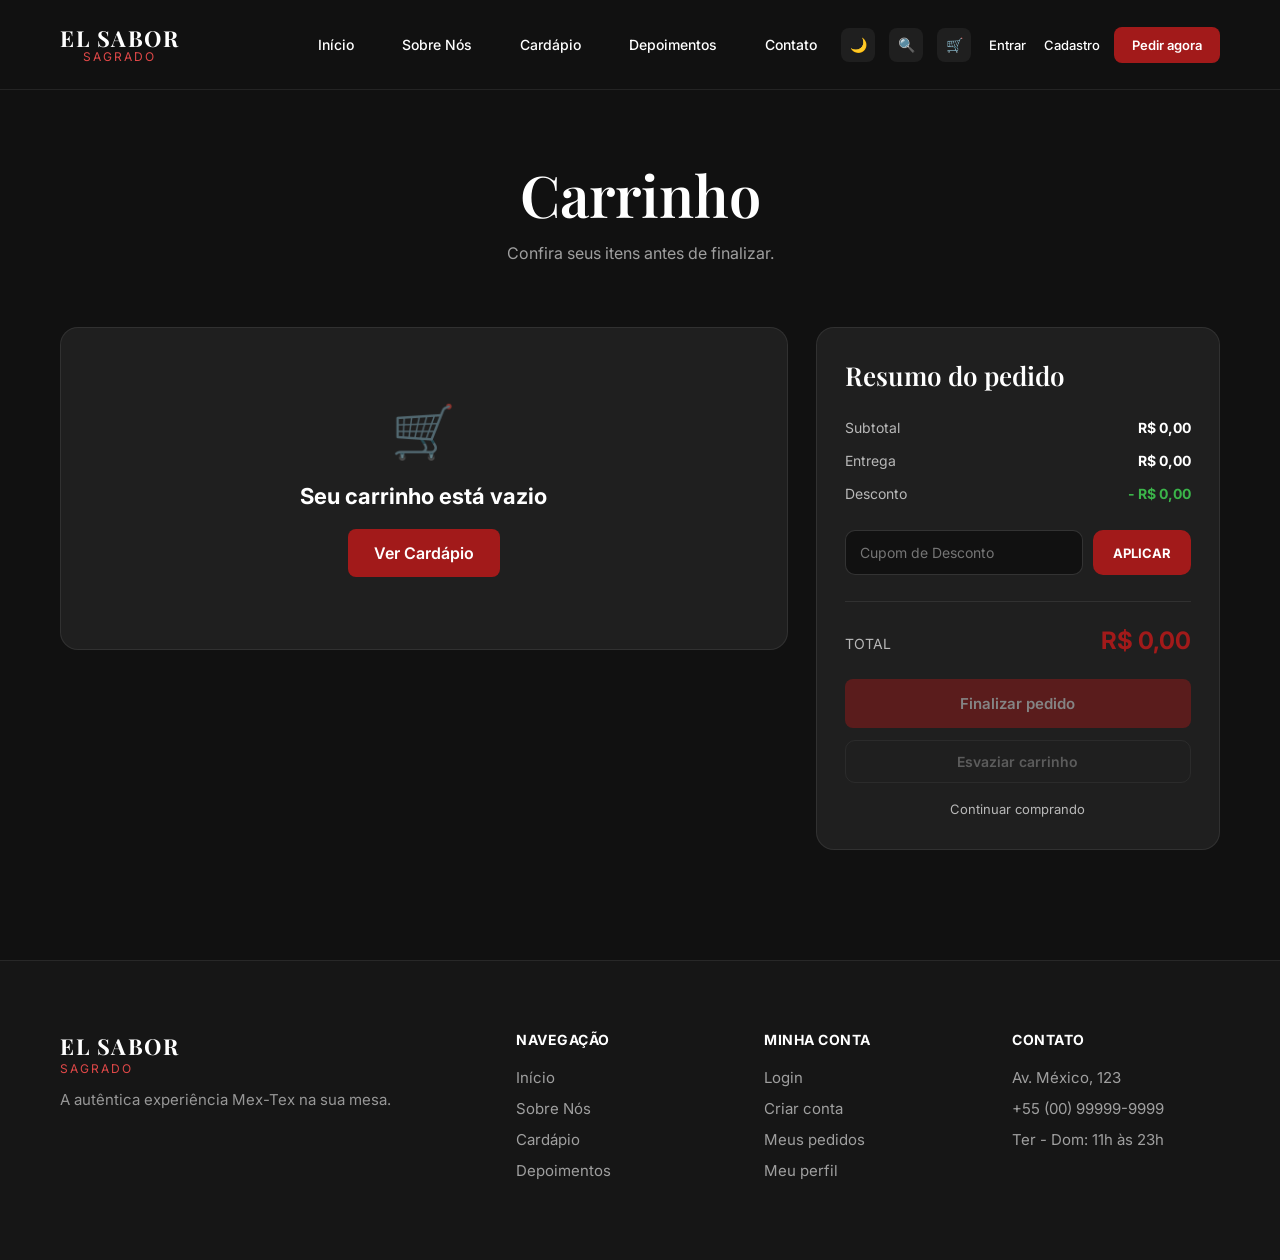
<file: Carrinho.html>
<!DOCTYPE html>
<html lang="pt-BR">
<head>
  <meta charset="UTF-8">
  <meta name="viewport" content="width=device-width, initial-scale=1.0">
  <title>Carrinho | El Sabor Sagrado</title>
  <link rel="preconnect" href="https://fonts.googleapis.com">
  <link href="https://fonts.googleapis.com/css2?family=Inter:wght@400;500;600&family=Playfair+Display:wght@600;700&display=swap" rel="stylesheet">
  <link rel="stylesheet" href="style.css">
</head>
<body>

  <input type="checkbox" id="interruptor-tema" class="tema-checkbox">

  <header class="barra-topo">
    <a href="index.html" class="logo">
      <span class="logo-titulo">EL SABOR</span>
      <span class="logo-subtitulo">SAGRADO</span>
    </a>

    <nav class="menu-links">
      <a href="index.html">Início</a>
      <a href="index.html#sobre">Sobre Nós</a>
      <a href="cardapio.html">Cardápio</a>
      <a href="index.html#depoimentos">Depoimentos</a>
      <a href="index.html#contato">Contato</a>
      <a href="cardapio.html" class="menu-pedir">Pedir agora</a>
    </nav>

    <div class="acoes">
      <label class="botao-icone botao-tema" for="interruptor-tema" aria-label="Modo claro ou escuro"><span class="tema-icone"></span></label>

      <a href="cardapio.html" class="botao-icone" aria-label="Cardápio">🔍</a>

      <a href="carrinho.html" class="botao-icone botao-carrinho" aria-label="Carrinho">
        🛒
        <span class="contador">0</span>
      </a>

      <a href="login.html" class="link-entrar">Entrar</a>
      <a href="login.html#cadastro" class="link-entrar">Cadastro</a>
      <a href="cardapio.html" class="botao-principal botao-pedir">Pedir agora</a>
      <a href="login.html" class="botao-principal botao-entrar">Entrar</a>
      <a href="login.html#cadastro" class="botao-principal botao-entrar">Cadastro</a>

      <button class="botao-menu" aria-label="Menu">
        <span></span><span></span><span></span>
      </button>
    </div>
  </header>

  <main>
    <section class="carrinho-pagina">
      <div class="carrinho-cabecalho">
        <h1>Carrinho</h1>
        <p>Confira seus itens antes de finalizar.</p>
      </div>

      <div class="carrinho-conteudo">
        <div class="carrinho-itens">
          <div class="carrinho-vazio">
            <span class="carrinho-vazio-icone">🛒</span>
            <h2>Seu carrinho está vazio</h2>
            <a href="cardapio.html" class="botao-principal botao-pequeno">Ver Cardápio</a>
          </div>

          <ul class="lista-itens"></ul>

          <form class="dados-pedido" id="dados-pedido" hidden>
            <h2>Seus dados</h2>
            <input type="text" name="nome" placeholder="Nome completo" aria-label="Nome completo" maxlength="100" required>
            <div class="dados-linha">
              <input type="text" name="cpf" placeholder="CPF" aria-label="CPF" inputmode="numeric" maxlength="14" required>
              <input type="tel" name="telefone" placeholder="Telefone com DDD" aria-label="Telefone" inputmode="numeric" maxlength="15" required>
            </div>
            <input type="email" name="email" placeholder="E-mail" aria-label="E-mail" maxlength="100" required>

            <h2>Entrega</h2>
            <input type="text" name="cep" placeholder="CEP" aria-label="CEP" inputmode="numeric" maxlength="9" required>
            <input type="text" name="endereco" placeholder="Endereço" aria-label="Endereço" maxlength="200" required>
            <div class="dados-linha">
              <input type="text" name="numero" placeholder="Número" aria-label="Número" maxlength="10" required>
              <input type="text" name="complemento" placeholder="Complemento (opcional)" aria-label="Complemento" maxlength="100">
            </div>
            <div class="dados-linha">
              <input type="text" name="bairro" placeholder="Bairro" aria-label="Bairro" maxlength="100" required>
              <input type="text" name="cidade" placeholder="Cidade" aria-label="Cidade" maxlength="100" required>
            </div>

            <h2>Pagamento</h2>
            <select name="pagamento" aria-label="Forma de pagamento" required>
              <option value="Pix">Pix</option>
              <option value="Cartão de crédito">Cartão de crédito</option>
              <option value="Cartão de débito">Cartão de débito</option>
              <option value="Dinheiro">Dinheiro</option>
            </select>
          </form>
        </div>

        <aside class="resumo">
          <h2>Resumo do pedido</h2>

          <dl>
            <dt>Subtotal</dt>
            <dd class="valor-subtotal">R$ 0,00</dd>
            <dt>Entrega</dt>
            <dd class="valor-entrega">R$ 0,00</dd>
            <dt>Desconto</dt>
            <dd class="valor-desconto">- R$ 0,00</dd>
          </dl>

          <form class="cupom">
            <input type="text" placeholder="Cupom de Desconto" aria-label="Cupom de desconto">
            <button type="submit">APLICAR</button>
            <p class="cupom-aviso"></p>
          </form>

          <div class="resumo-total">
            <span>TOTAL</span>
            <strong class="valor-total">R$ 0,00</strong>
          </div>

          <button type="submit" form="dados-pedido" class="botao-principal botao-finalizar" disabled>Finalizar pedido</button>
          <button type="button" class="botao-esvaziar" disabled>Esvaziar carrinho</button>
          <a href="cardapio.html" class="continuar">Continuar comprando</a>
        </aside>
      </div>
    </section>
  </main>

  <footer class="rodape" id="rodape">
    <div class="rodape-marca">
      <span class="logo-titulo">EL SABOR</span>
      <span class="logo-subtitulo">SAGRADO</span>
      <p>A autêntica experiência Mex-Tex na sua mesa.</p>
    </div>

    <div class="rodape-coluna">
      <h4>NAVEGAÇÃO</h4>
      <a href="index.html">Início</a>
      <a href="index.html#sobre">Sobre Nós</a>
      <a href="cardapio.html">Cardápio</a>
      <a href="index.html#depoimentos">Depoimentos</a>
    </div>

    <div class="rodape-coluna">
      <h4>MINHA CONTA</h4>
      <a href="login.html">Login</a>
      <a href="login.html#cadastro">Criar conta</a>
      <a href="#pedidos">Meus pedidos</a>
      <a href="#perfil">Meu perfil</a>
    </div>

    <div class="rodape-coluna">
      <h4>CONTATO</h4>
      <span>Av. México, 123</span>
      <span>+55 (00) 99999-9999</span>
      <span>Ter - Dom: 11h às 23h</span>
    </div>
  </footer>

  <script src="script.js"></script>
</body>
</html>
</file>
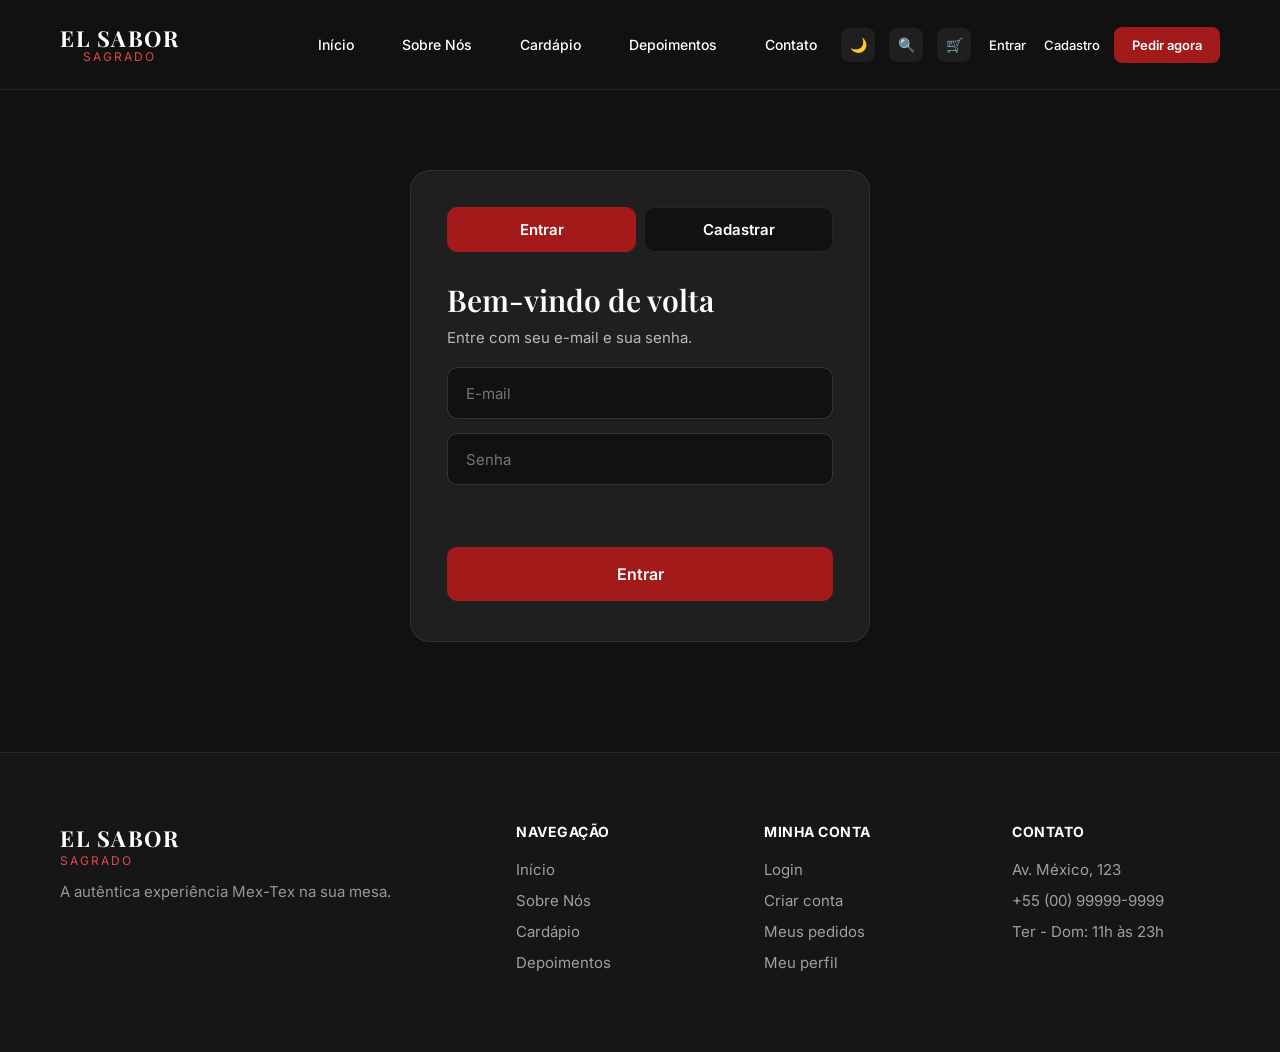
<file: login.html>
<!DOCTYPE html>
<html lang="pt-BR">
<head>
  <meta charset="UTF-8">
  <meta name="viewport" content="width=device-width, initial-scale=1.0">
  <title>Entrar | El Sabor Sagrado</title>
  <link rel="preconnect" href="https://fonts.googleapis.com">
  <link href="https://fonts.googleapis.com/css2?family=Inter:wght@400;500;600&family=Playfair+Display:wght@600;700&display=swap" rel="stylesheet">
  <link rel="stylesheet" href="style.css">
</head>
<body>

  <input type="checkbox" id="interruptor-tema" class="tema-checkbox">

  <header class="barra-topo">
    <a href="index.html" class="logo">
      <span class="logo-titulo">EL SABOR</span>
      <span class="logo-subtitulo">SAGRADO</span>
    </a>

    <nav class="menu-links">
      <a href="index.html">Início</a>
      <a href="index.html#sobre">Sobre Nós</a>
      <a href="cardapio.html">Cardápio</a>
      <a href="index.html#depoimentos">Depoimentos</a>
      <a href="index.html#contato">Contato</a>
      <a href="cardapio.html" class="menu-pedir">Pedir agora</a>
    </nav>

    <div class="acoes">
      <label class="botao-icone botao-tema" for="interruptor-tema" aria-label="Modo claro ou escuro"><span class="tema-icone"></span></label>

      <a href="cardapio.html" class="botao-icone" aria-label="Cardápio">🔍</a>

      <a href="carrinho.html" class="botao-icone botao-carrinho" aria-label="Carrinho">
        🛒
        <span class="contador">0</span>
      </a>

      <a href="login.html" class="link-entrar">Entrar</a>
      <a href="login.html#cadastro" class="link-entrar">Cadastro</a>
      <a href="cardapio.html" class="botao-principal botao-pedir">Pedir agora</a>
      <a href="login.html" class="botao-principal botao-entrar">Entrar</a>
      <a href="login.html#cadastro" class="botao-principal botao-entrar">Cadastro</a>

      <button class="botao-menu" aria-label="Menu">
        <span></span><span></span><span></span>
      </button>
    </div>
  </header>

  <main>
    <section class="login-pagina">
      <div class="login-cartao">
        <div class="login-abas">
          <button type="button" class="login-aba ativo" data-aba="entrar">Entrar</button>
          <button type="button" class="login-aba" data-aba="cadastrar">Cadastrar</button>
        </div>

        <form class="login-formulario ativo" id="formulario-entrar">
          <h1>Bem-vindo de volta</h1>
          <p>Entre com seu e-mail e sua senha.</p>
          <input type="email" name="email" placeholder="E-mail" aria-label="E-mail" required>
          <input type="password" name="senha" placeholder="Senha" aria-label="Senha" required>
          <span class="login-mensagem"></span>
          <button type="submit" class="botao-enviar">Entrar</button>
        </form>

        <form class="login-formulario" id="formulario-cadastrar">
          <h1>Crie sua conta</h1>
          <p>Preencha os dados para se cadastrar.</p>
          <input type="text" name="nome" placeholder="Nome completo" aria-label="Nome completo" maxlength="100" required>
          <input type="email" name="email" placeholder="E-mail" aria-label="E-mail" maxlength="100" required>
          <input type="password" name="senha" placeholder="Senha (mínimo 6 caracteres)" aria-label="Senha" minlength="6" required>
          <input type="password" name="confirmar" placeholder="Confirmar senha" aria-label="Confirmar senha" minlength="6" required>
          <span class="login-mensagem"></span>
          <button type="submit" class="botao-enviar">Criar conta</button>
        </form>
      </div>
    </section>
  </main>

  <footer class="rodape" id="rodape">
    <div class="rodape-marca">
      <span class="logo-titulo">EL SABOR</span>
      <span class="logo-subtitulo">SAGRADO</span>
      <p>A autêntica experiência Mex-Tex na sua mesa.</p>
    </div>

    <div class="rodape-coluna">
      <h4>NAVEGAÇÃO</h4>
      <a href="index.html">Início</a>
      <a href="index.html#sobre">Sobre Nós</a>
      <a href="cardapio.html">Cardápio</a>
      <a href="index.html#depoimentos">Depoimentos</a>
    </div>

    <div class="rodape-coluna">
      <h4>MINHA CONTA</h4>
      <a href="login.html">Login</a>
      <a href="login.html#cadastro">Criar conta</a>
      <a href="#pedidos">Meus pedidos</a>
      <a href="#perfil">Meu perfil</a>
    </div>

    <div class="rodape-coluna">
      <h4>CONTATO</h4>
      <span>Av. México, 123</span>
      <span>+55 (00) 99999-9999</span>
      <span>Ter - Dom: 11h às 23h</span>
    </div>
  </footer>

  <script src="script.js"></script>
</body>
</html>
</file>
<file: style.css>
/* Tema escuro (padrão) */
:root {
  --fundo: #111111;
  --fundo-suave: #1f1f1f;
  --texto: #ffffff;
  --cinza: #b8b8b8;
  --laranja: #a21a1a;
  --laranja-escuro: #b82020;
  --borda: rgba(255, 255, 255, 0.08);

  --cor-sobretitulo: #e04848;
  --sombra: rgba(0, 0, 0, 0.35);
  --sombra-forte: rgba(0, 0, 0, 0.45);
  --fundo-foto: #181818;
  --fundo-espaco: #e4e4e4;
  --cor-detalhes: #e24b4b;
  --fundo-pimenta: #1a1010;
  --fundo-rodape: #161616;
  --borda-campo: rgba(255, 255, 255, 0.14);
}

/* Tema claro (quando o interruptor da lua está marcado) */
body:has(#interruptor-tema:checked) {
  --fundo: #f7f5f2;
  --fundo-suave: #ffffff;
  --texto: #1a1a1a;
  --cinza: #5a5a5a;
  --laranja: #a21a1a;
  --laranja-escuro: #851414;
  --borda: rgba(0, 0, 0, 0.1);

  --cor-sobretitulo: #a21a1a;
  --sombra: rgba(0, 0, 0, 0.12);
  --sombra-forte: rgba(0, 0, 0, 0.22);
  --fundo-foto: #e4e0db;
  --fundo-espaco: #dcd8d3;
  --cor-detalhes: #a21a1a;
  --fundo-pimenta: #f5e3e3;
  --fundo-rodape: #ece8e3;
  --borda-campo: rgba(0, 0, 0, 0.2);
}

* { box-sizing: border-box; margin: 0; padding: 0; }

body {
  font-family: "Inter", sans-serif;
  background: var(--fundo);
  color: var(--texto);
  transition: background 0.3s, color 0.3s;
}

/* Navbar */
.barra-topo {
  position: sticky;
  top: 0;
  z-index: 100;
  display: flex;
  align-items: center;
  justify-content: space-between;
  gap: 24px;
  height: 90px;
  padding: 0 60px;
  background: var(--fundo);
  border-bottom: 1px solid var(--borda);
  transition: background 0.3s, box-shadow 0.3s, height 0.3s;
}

.barra-topo.rolado {
  height: 72px;
  box-shadow: 0 4px 20px var(--sombra);
}

/* Logo */
.logo {
  display: flex;
  flex-direction: column;
  align-items: center;
  text-decoration: none;
  line-height: 1.1;
}

.logo-titulo {
  font-family: "Playfair Display", serif;
  font-weight: 700;
  font-size: 22px;
  letter-spacing: 1.5px;
  color: var(--texto);
}

.logo-subtitulo {
  font-size: 12px;
  letter-spacing: 2px;
  color: var(--cor-sobretitulo);
}

/* Links */
.menu-links {
  display: flex;
  gap: 48px;
  margin-left: auto;
}

.menu-links a {
  position: relative;
  color: var(--texto);
  text-decoration: none;
  font-size: 14px;
  font-weight: 500;
  padding: 6px 0;
  transition: color 0.2s;
}

.menu-links a::after {
  content: "";
  position: absolute;
  left: 0;
  bottom: 0;
  width: 100%;
  height: 1px;
  background: var(--texto);
  transform: scaleX(0);
  transform-origin: left;
  transition: transform 0.3s;
}

.menu-links a:hover::after,
.menu-links a.ativo::after {
  transform: scaleX(1);
}

@media (hover: hover) {
  .menu-links a:hover { color: var(--laranja); }
}

/* Ações */
.acoes {
  display: flex;
  align-items: center;
  gap: 14px;
}

.botao-icone {
  user-select: none;
  text-decoration: none;
  position: relative;
  width: 34px;
  height: 34px;
  display: grid;
  place-items: center;
  font-size: 14px;
  background: var(--fundo-suave);
  color: var(--texto);
  border: none;
  border-radius: 8px;
  cursor: pointer;
  transition: background 0.2s, transform 0.2s;
}

.botao-icone:hover {
  background: var(--laranja);
  transform: translateY(-2px);
}

/* Interruptor do tema (checkbox escondido + label) */
.tema-checkbox {
  position: absolute;
  width: 0;
  height: 0;
  opacity: 0;
  pointer-events: none;
}

.tema-icone::before { content: "🌙"; }

body:has(#interruptor-tema:checked) .tema-icone::before { content: "☀️"; }

.contador {
  position: absolute;
  top: -6px;
  right: -6px;
  min-width: 17px;
  height: 17px;
  padding: 0 4px;
  font-size: 10px;
  font-weight: 700;
  line-height: 17px;
  text-align: center;
  color: #fff;
  background: var(--laranja);
  border-radius: 10px;
  transform: scale(0);
  transition: transform 0.2s;
}

.contador.visivel { transform: scale(1); }

/* Busca */
.link-entrar {
  color: var(--texto);
  text-decoration: none;
  font-size: 13px;
  font-weight: 500;
  margin-left: 4px;
  transition: color 0.2s;
}

.link-entrar:hover { color: var(--laranja); }

.botao-principal {
  background: var(--laranja);
  color: #fff;
  text-decoration: none;
  font-size: 13px;
  font-weight: 600;
  padding: 10px 18px;
  border-radius: 8px;
  transition: background 0.2s, transform 0.2s;
}

.botao-principal:hover {
  background: var(--laranja-escuro);
  transform: translateY(-2px);
}

/* Botão hambúrguer (mobile) */
.botao-menu {
  display: none;
  flex-direction: column;
  gap: 5px;
  background: none;
  border: none;
  cursor: pointer;
  padding: 6px;
}

.botao-menu span {
  width: 22px;
  height: 2px;
  background: var(--texto);
  transition: transform 0.3s, opacity 0.3s;
}

.botao-menu.aberto span:nth-child(1) { transform: translateY(7px) rotate(45deg); }
.botao-menu.aberto span:nth-child(2) { opacity: 0; }
.botao-menu.aberto span:nth-child(3) { transform: translateY(-7px) rotate(-45deg); }

/* Responsivo */
@media (max-width: 1200px) {
  .barra-topo { padding: 0 24px; }

  .menu-links {
    position: absolute;
    top: 100%;
    left: 0;
    right: 0;
    flex-direction: column;
    gap: 0;
    margin: 0;
    background: var(--fundo);
    border-bottom: 1px solid var(--borda);
    max-height: 0;
    overflow: hidden;
    transition: max-height 0.35s;
  }

  .menu-links.aberto { max-height: 400px; }

  .menu-links a {
    padding: 16px 24px;
    border-top: 1px solid var(--borda);
  }

  .menu-links a::after { display: none; }
  .menu-links a.ativo { color: var(--laranja); }

  .botao-menu { display: flex; }
  .link-entrar { display: none; }
}

@media (max-width: 520px) {
  .botao-principal { padding: 9px 12px; }
}

/* Hero */
.destaque {
  display: grid;
  grid-template-columns: 1fr 1fr;
  align-items: center;
  gap: 40px;
  min-height: calc(100vh - 90px);
  padding: 60px 60px 80px;
  overflow-x: clip;
}

.sobretitulo {
  display: block;
  margin-bottom: 22px;
  font-size: 14px;
  font-weight: 600;
  letter-spacing: 1.2px;
  color: var(--cor-sobretitulo);
}

.destaque h1 {
  font-family: "Playfair Display", serif;
  font-weight: 600;
  font-size: clamp(46px, 6.5vw, 84px);
  line-height: 1.12;
  color: var(--texto);
}

.destaque h1 em {
  font-style: normal;
  color: var(--laranja);
}

.destaque-descricao {
  max-width: 540px;
  margin: 32px 0 36px;
  font-size: 18px;
  line-height: 1.6;
  color: var(--cinza);
}

.destaque-botoes {
  display: flex;
  flex-wrap: wrap;
  gap: 12px;
}

.botao-pequeno {
  font-size: 16px;
  padding: 14px 26px;
}

.botao-whatsapp {
  background: #3bb54a;
  color: #fff;
  text-decoration: none;
  font-weight: 600;
  border-radius: 8px;
  transition: background 0.2s, transform 0.2s;
}

.botao-whatsapp:hover {
  background: #4cc85b;
  transform: translateY(-2px);
}

/* Estatísticas */
.numeros {
  display: flex;
  gap: 56px;
  margin-top: 64px;
  list-style: none;
}

.numeros li {
  display: flex;
  flex-direction: column;
  align-items: center;
  gap: 4px;
}

.numeros strong {
  font-size: 24px;
  font-weight: 600;
  color: var(--texto);
}

.numeros span {
  font-size: 14px;
  color: var(--cinza);
}

.estrela { color: #e8c27a; }

/* Lado visual */
.destaque-visual {
  position: relative;
  display: grid;
  place-items: center;
  min-height: 500px;
}

.pilha {
  position: relative;
  width: 340px;
  height: 340px;
}

.foto {
  position: absolute;
  inset: 0;
  display: grid;
  place-items: center;
  border-radius: 22px;
  font-size: 14px;
  font-weight: 600;
  color: #333;
  box-shadow: 0 18px 40px var(--sombra-forte);
  transition: transform 0.5s ease, opacity 0.5s ease;
  overflow: hidden;
}

.foto img {
  width: 100%;
  height: 100%;
  object-fit: cover;
}

.foto-1 {
  transform: rotate(-9deg) translate(-3.5%, 5%);
  z-index: 3;
}

.foto-2 {
  transform: rotate(-4deg) translate(14%, -2%);
  z-index: 2;
}

.foto-3 {
  transform: rotate(2deg) translate(32%, -9%);
  z-index: 1;
}

/* clicar na foto da frente passa para a próxima */
.pilha { cursor: pointer; }

.foto.saindo {
  transform: translate(-130%, 10%) rotate(-30deg);
  opacity: 0;
}

/* Ícones flutuantes */
.icone-flutuante {
  position: absolute;
  width: 60px;
  height: 60px;
  display: grid;
  place-items: center;
  font-size: 30px;
  background: var(--fundo-suave);
  border-radius: 16px;
  animation: flutuar 4s ease-in-out infinite;
}

.icone-flutuante { z-index: 10; }

.icone-abacate  { top: -85px; right: -180px; transform: rotate(8deg); }
.icone-taco     { top: 48px; left: -95px; transform: rotate(-10deg); animation-delay: -1.3s; }
.icone-pimenta { bottom: -95px; left: 48px; transform: rotate(6deg); animation-delay: -2.6s; }

@keyframes flutuar {
  0%, 100% { translate: 0 0; }
  50%      { translate: 0 -10px; }
}

@media (max-width: 1300px) {
  .icone-abacate { right: -110px; }
  .icone-taco { left: -70px; }
}

@media (max-width: 900px) {
  .destaque {
    grid-template-columns: 1fr;
    padding: 40px 24px 60px;
  }

  .destaque-visual { min-height: 440px; }

  .pilha {
    width: 280px;
    height: 280px;
  }
}

@media (max-width: 520px) {
  .pilha {
    width: 220px;
    height: 220px;
  }

  .icone-abacate { right: -70px; }
  .icone-taco { left: -40px; }
}

/* Por que El Sabor Sagrado */
.porque {
  padding: 90px 0 70px;
  text-align: center;
}

.porque .sobretitulo {
  margin-bottom: 14px;
  font-size: 13px;
}

.porque h2 {
  font-family: "Playfair Display", serif;
  font-weight: 600;
  font-size: clamp(30px, 4vw, 52px);
  line-height: 1.2;
  color: var(--texto);
}

/* Cards */
.cartoes {
  display: grid;
  grid-template-columns: repeat(4, 1fr);
  gap: 22px;
  width: 100%;
  margin: 64px 0 0;
  padding: 0 60px;
  text-align: left;
}

.cartao {
  padding: 24px 22px 28px;
  background: var(--fundo-suave);
  border: 1px solid var(--borda);
  border-radius: 16px;
  transition: transform 0.25s, border-color 0.25s, box-shadow 0.25s;
}

.cartao:hover {
  transform: translateY(-6px);
  border-color: var(--laranja);
  box-shadow: 0 14px 30px var(--sombra);
}

.cartao-icone {
  width: 52px;
  height: 52px;
  display: grid;
  place-items: center;
  margin-bottom: 20px;
  font-size: 24px;
  background: rgba(162, 26, 26, 0.16);
  border-radius: 12px;
}

.cartao h3 {
  margin-bottom: 10px;
  font-size: 17px;
  font-weight: 600;
  color: var(--texto);
}

.cartao p {
  font-size: 14px;
  line-height: 1.55;
  color: var(--cinza);
  opacity: 0.8;
}

@media (max-width: 1000px) {
  .cartoes { grid-template-columns: repeat(2, 1fr); }
}

@media (max-width: 560px) {
  .cartoes { grid-template-columns: 1fr; padding: 0 20px; }
}

/* Nossa História */
.historia {
  display: grid;
  grid-template-columns: 1.1fr 1fr;
  align-items: center;
  gap: 80px;
  padding: 90px 60px 110px;
}

.historia-imagem {
  position: relative;
  width: 100%;
  aspect-ratio: 1.4 / 1;
  border-radius: 24px;
}

.historia-imagem img {
  position: absolute;
  inset: 0;
  display: block;
  width: 100%;
  height: 100%;
  object-fit: cover;
  border-radius: 24px;
}

.historia-espaco-foto {
  position: absolute;
  inset: 0;
  display: grid;
  place-items: center;
  padding: 20px;
  text-align: center;
  font-size: 16px;
  font-weight: 600;
  color: #333;
}

.historia-selo {
  position: absolute;
  right: -22px;
  bottom: 14%;
  width: 130px;
  height: 130px;
  display: flex;
  flex-direction: column;
  align-items: center;
  justify-content: center;
  padding: 14px;
  text-align: center;
  color: #fff;
  background: var(--laranja);
  border: 4px solid var(--fundo);
  border-radius: 50%;
  box-shadow: 0 10px 28px var(--sombra-forte);
}

.historia-selo strong {
  font-size: 30px;
  font-weight: 700;
  line-height: 1;
}

.historia-selo span {
  margin-top: 4px;
  font-size: 11px;
  line-height: 1.25;
}

.historia-texto .sobretitulo {
  margin-bottom: 20px;
}

.historia-texto h2 {
  margin-bottom: 28px;
  font-family: "Playfair Display", serif;
  font-weight: 600;
  font-size: clamp(32px, 3.8vw, 54px);
  line-height: 1.25;
  color: var(--texto);
}

.historia-texto p {
  max-width: 560px;
  margin-bottom: 16px;
  font-size: 17px;
  line-height: 1.65;
  color: var(--cinza);
  opacity: 0.85;
}

.historia-numeros {
  display: grid;
  grid-template-columns: repeat(3, 1fr);
  gap: 20px;
  max-width: 560px;
  margin-top: 44px;
  list-style: none;
  text-align: center;
}

.historia-numeros strong {
  display: block;
  font-size: 38px;
  font-weight: 700;
  color: var(--laranja);
}

.historia-numeros span {
  display: block;
  margin-top: 6px;
  font-size: 13px;
  font-weight: 600;
  color: var(--cinza);
}

@media (max-width: 900px) {
  .historia {
    grid-template-columns: 1fr;
    gap: 56px;
    padding: 60px 24px 80px;
  }

  .historia-selo { right: 10px; }
}

/* Favoritos da casa (cardápio) */
.cardapio {
  padding: 60px 60px 110px;
}

.cardapio-topo {
  display: flex;
  align-items: flex-end;
  justify-content: space-between;
  gap: 24px;
}

.cardapio-topo .sobretitulo {
  margin-bottom: 14px;
  font-size: 13px;
}

.cardapio-topo h2 {
  font-family: "Playfair Display", serif;
  font-weight: 600;
  font-size: clamp(32px, 3.8vw, 52px);
  line-height: 1.2;
  color: var(--texto);
}

.botao-contorno {
  padding: 14px 40px;
  font-size: 14px;
  font-weight: 600;
  color: var(--laranja);
  text-decoration: none;
  border: 1px solid var(--laranja);
  border-radius: 8px;
  transition: background 0.2s, color 0.2s;
}

.botao-contorno:hover {
  background: var(--laranja);
  color: #fff;
}

.cardapio-grade {
  display: grid;
  grid-template-columns: repeat(3, 1fr);
  gap: 28px;
  margin-top: 56px;
}

.prato {
  overflow: hidden;
  background: var(--fundo-suave);
  border: 1px solid var(--borda);
  border-radius: 14px;
  transition: transform 0.25s, border-color 0.25s, box-shadow 0.25s;
}

.prato:hover {
  transform: translateY(-6px);
  border-color: var(--laranja);
  box-shadow: 0 14px 30px var(--sombra);
}

/* para usar foto: style="background-image: url('imagens/prato.jpg')" na div */
.prato-foto {
  position: relative;
  height: 230px;
  overflow: hidden;
  background: var(--fundo-foto) center / cover no-repeat;
  border-bottom: 1px solid var(--borda);
}

.prato-foto img {
  position: absolute;
  inset: 0;
  display: block;
  width: 100%;
  height: 100%;
  object-fit: cover;
  transition: transform 0.5s ease;
}

.prato-foto:hover img {
  transform: scale(1.12);
}

.prato-espaco-foto {
  position: absolute;
  inset: 0;
  display: grid;
  place-items: center;
  font-size: 14px;
  font-weight: 500;
  color: var(--cinza);
  opacity: 0.4;
}

.etiqueta {
  position: absolute;
  top: 12px;
  left: 12px;
  z-index: 2;
  padding: 5px 12px;
  font-size: 10px;
  font-weight: 700;
  letter-spacing: 0.5px;
  color: #fff;
  background: var(--laranja);
  border-radius: 20px;
}

.prato-corpo {
  padding: 20px 22px 22px;
}

.prato-corpo h3 {
  margin-bottom: 10px;
  font-family: "Playfair Display", serif;
  font-weight: 600;
  font-size: 22px;
  color: var(--texto);
}

.prato-corpo p {
  min-height: 42px;
  font-size: 14px;
  line-height: 1.5;
  color: var(--cinza);
  opacity: 0.75;
}

.prato-rodape {
  display: flex;
  align-items: center;
  justify-content: space-between;
  margin-top: 18px;
}

.preco {
  font-size: 19px;
  font-weight: 700;
  color: var(--texto);
}

.prato-acoes {
  display: flex;
  align-items: center;
  gap: 10px;
}

.botao-detalhes {
  display: inline-block;
  padding: 9px 16px;
  text-decoration: none;
  font: inherit;
  font-size: 12px;
  font-weight: 600;
  color: var(--cor-detalhes);
  background: rgba(162, 26, 26, 0.18);
  border: none;
  border-radius: 8px;
  cursor: pointer;
  transition: background 0.2s;
}

.botao-detalhes:hover {
  background: rgba(162, 26, 26, 0.32);
}

.botao-adicionar {
  width: 40px;
  height: 40px;
  font: inherit;
  font-size: 22px;
  line-height: 1;
  color: #fff;
  background: var(--laranja);
  border: none;
  border-radius: 10px;
  cursor: pointer;
  transition: background 0.2s, transform 0.2s;
}

.botao-adicionar:hover {
  background: var(--laranja-escuro);
  transform: scale(1.08);
}

@media (max-width: 1000px) {
  .cardapio-grade { grid-template-columns: repeat(2, 1fr); }
}

@media (max-width: 700px) {
  .cardapio { padding: 40px 20px 80px; }

  .cardapio-topo {
    flex-direction: column;
    align-items: flex-start;
  }

  .cardapio-grade { grid-template-columns: 1fr; }
}

/* Nível de pimenta */
.pimenta {
  display: grid;
  grid-template-columns: 1fr 1fr;
  align-items: center;
  gap: 80px;
  padding: 90px 60px;
  background: var(--fundo-pimenta);
}

.pimenta-texto .sobretitulo {
  margin-bottom: 18px;
  font-size: 13px;
}

.pimenta-texto h2 {
  max-width: 520px;
  font-size: clamp(30px, 3.4vw, 46px);
  font-weight: 700;
  line-height: 1.2;
  color: var(--texto);
}

.pimenta-texto p {
  max-width: 480px;
  margin: 28px 0 44px;
  font-size: 17px;
  line-height: 1.6;
  color: var(--cinza);
  opacity: 0.85;
}

.pimenta-lista {
  display: flex;
  flex-direction: column;
  gap: 18px;
}

.pimenta-cartao {
  padding: 22px 26px 24px;
  background: var(--fundo-suave);
  border: 1px solid var(--borda);
  border-radius: 14px;
  transition: transform 0.25s, border-color 0.25s;
}

.pimenta-cartao:hover {
  transform: translateX(-6px);
  border-color: var(--laranja);
}

.pimenta-topo {
  display: flex;
  align-items: center;
  justify-content: space-between;
}

.pimenta-topo h3 {
  display: flex;
  align-items: center;
  gap: 12px;
  font-size: 20px;
  font-weight: 700;
  color: var(--texto);
}

.pimenta-topo h3 span { font-size: 22px; }

.pimenta-topo small {
  font-size: 15px;
  color: var(--cinza);
  opacity: 0.75;
}

.pimenta-barras {
  display: flex;
  gap: 10px;
  margin-top: 18px;
}

.pimenta-barras i {
  width: 56px;
  height: 5px;
  background: var(--laranja);
  border-radius: 5px;
}

@media (max-width: 900px) {
  .pimenta {
    grid-template-columns: 1fr;
    gap: 48px;
    padding: 60px 24px;
  }

  .pimenta-barras i { width: 44px; }
}

/* Avaliações */
.avaliacoes {
  padding: 100px 60px 120px;
}

.avaliacoes h2,
.cardapio-cabecalho h1 {
  text-align: center;
  font-family: "Playfair Display", serif;
  font-weight: 600;
  font-size: clamp(32px, 3.8vw, 52px);
  line-height: 1.2;
  color: var(--texto);
}

.avaliacoes-grade {
  display: grid;
  grid-template-columns: repeat(3, 1fr);
  gap: 28px;
  margin-top: 64px;
}

.avaliacao {
  display: flex;
  flex-direction: column;
  padding: 26px 28px 28px;
  background: var(--fundo-suave);
  border: 1px solid var(--borda);
  border-radius: 14px;
}

.estrelas {
  font-size: 20px;
  letter-spacing: 3px;
  color: #e8c27a;
}

.avaliacao p {
  flex: 1;
  margin: 26px 0 30px;
  font-size: 16px;
  line-height: 1.6;
  color: var(--cinza);
  opacity: 0.85;
}

.avaliacao-autor {
  display: flex;
  align-items: center;
  gap: 12px;
}

.avatar {
  width: 40px;
  height: 40px;
  display: grid;
  place-items: center;
  font-size: 16px;
  font-weight: 700;
  color: #fff;
  background: var(--laranja);
  border-radius: 50%;
}

.avaliacao-autor strong {
  font-size: 15px;
  font-weight: 500;
  color: var(--texto);
}

@media (max-width: 1000px) {
  .avaliacoes-grade { grid-template-columns: 1fr; max-width: 640px; margin-inline: auto; }
}

@media (max-width: 700px) {
  .avaliacoes { padding: 60px 20px 80px; }
}

/* Reserva */
.reserva {
  display: grid;
  grid-template-columns: 1fr 1.2fr;
  align-items: center;
  gap: 80px;
  padding: 90px 60px 130px;
}

.reserva-texto h2 {
  font-family: "Playfair Display", serif;
  font-weight: 600;
  font-size: clamp(38px, 4.6vw, 66px);
  line-height: 1.15;
  color: var(--texto);
}

.reserva-texto p {
  max-width: 440px;
  margin-top: 28px;
  font-size: 17px;
  line-height: 1.6;
  color: var(--cinza);
  opacity: 0.85;
}

.reserva-formulario {
  display: flex;
  flex-direction: column;
  gap: 16px;
  padding: 40px 40px 44px;
  background: var(--fundo-suave);
  border: 1px solid var(--borda);
  border-radius: 20px;
}

.reserva-formulario h3 {
  font-family: "Playfair Display", serif;
  font-weight: 600;
  font-size: 30px;
  color: var(--texto);
}

.formulario-subtitulo {
  margin: -6px 0 10px;
  font-size: 15px;
  color: var(--cinza);
  opacity: 0.8;
}

.reserva-formulario input {
  width: 100%;
  padding: 16px 18px;
  font: inherit;
  font-size: 15px;
  color: var(--texto);
  background: var(--fundo);
  border: 1px solid var(--borda-campo);
  border-radius: 10px;
  outline: none;
  color-scheme: dark;
  transition: border-color 0.2s;
}

body:has(#interruptor-tema:checked) .reserva-formulario input {
  color-scheme: light;
}

.reserva-formulario input::placeholder {
  color: var(--cinza);
  opacity: 0.7;
}

.reserva-formulario input:focus {
  border-color: var(--laranja);
}

.formulario-linha {
  display: grid;
  grid-template-columns: minmax(0, 1fr) minmax(0, 1fr);
  gap: 16px;
}

.botao-enviar {
  margin-top: 14px;
  padding: 17px;
  font: inherit;
  font-size: 16px;
  font-weight: 600;
  color: #fff;
  background: var(--laranja);
  border: none;
  border-radius: 10px;
  cursor: pointer;
  transition: background 0.2s, transform 0.2s;
}

.botao-enviar:hover {
  background: var(--laranja-escuro);
  transform: translateY(-2px);
}

@media (max-width: 900px) {
  .reserva {
    grid-template-columns: 1fr;
    gap: 48px;
    padding: 60px 20px 90px;
  }

  .reserva-formulario { padding: 28px 22px 32px; }
}

/* Rodapé */
.rodape {
  display: grid;
  grid-template-columns: 2fr 1fr 1fr 1fr;
  gap: 40px;
  padding: 70px 60px 80px;
  background: var(--fundo-rodape);
  border-top: 1px solid var(--borda);
}

.rodape-marca {
  display: flex;
  flex-direction: column;
  align-items: flex-start;
}

.rodape-marca p {
  margin-top: 14px;
  font-size: 15px;
  color: var(--cinza);
  opacity: 0.8;
}

.rodape-coluna {
  display: flex;
  flex-direction: column;
  gap: 12px;
}

.rodape-coluna h4 {
  margin-bottom: 8px;
  font-size: 14px;
  font-weight: 700;
  letter-spacing: 0.5px;
  color: var(--texto);
}

.rodape-coluna a,
.rodape-coluna span {
  font-size: 15px;
  color: var(--cinza);
  text-decoration: none;
  opacity: 0.85;
}

.rodape-coluna a { transition: color 0.2s, opacity 0.2s; }

.rodape-coluna a:hover,
.rodape-coluna a.ativo {
  color: var(--laranja);
  opacity: 1;
}

@media (max-width: 900px) {
  .rodape {
    grid-template-columns: 1fr 1fr;
    padding: 50px 24px 60px;
  }

  .rodape-marca { grid-column: 1 / -1; }
}

/* Página do cardápio */
.cardapio-pagina {
  padding-top: 90px;
}

.cardapio-cabecalho {
  text-align: center;
}

.cardapio-cabecalho .sobretitulo {
  margin-bottom: 18px;
  font-size: 13px;
  font-weight: 700;
  color: var(--laranja);
}

.cardapio-cabecalho p {
  margin-top: 22px;
  font-size: 17px;
  color: var(--cinza);
  opacity: 0.85;
}

.busca-cardapio {
  position: relative;
  display: block;
  max-width: 480px;
  margin: 44px auto 0;
}

.busca-cardapio span {
  position: absolute;
  top: 50%;
  left: 18px;
  transform: translateY(-50%);
  font-size: 14px;
}

.busca-cardapio input {
  width: 100%;
  padding: 16px 18px 16px 48px;
  font: inherit;
  font-size: 15px;
  color: var(--texto);
  background: var(--fundo-suave);
  border: 1px solid var(--borda);
  border-radius: 10px;
  outline: none;
  transition: border-color 0.2s;
}

.busca-cardapio input::placeholder {
  color: var(--cinza);
  opacity: 0.7;
}

.busca-cardapio input:focus {
  border-color: var(--laranja);
}

.filtros {
  display: flex;
  flex-wrap: wrap;
  justify-content: center;
  gap: 14px;
  margin-top: 30px;
}

.filtro {
  padding: 11px 24px;
  font: inherit;
  font-size: 14px;
  font-weight: 600;
  color: var(--texto);
  background: var(--fundo-suave);
  border: 1px solid var(--borda);
  border-radius: 10px;
  cursor: pointer;
  transition: background 0.2s, color 0.2s;
}

.filtro:hover {
  border-color: var(--laranja);
}

.filtro.ativo {
  color: #fff;
  background: var(--laranja);
  border-color: var(--laranja);
}

.sem-resultado {
  margin-top: 40px;
  text-align: center;
  font-size: 17px;
  color: var(--cinza);
}

/* Página do carrinho */
.carrinho-pagina {
  padding: 70px 60px 110px;
}

.carrinho-cabecalho {
  text-align: center;
}

.carrinho-cabecalho h1 {
  font-family: "Playfair Display", serif;
  font-weight: 600;
  font-size: clamp(36px, 4.5vw, 60px);
  line-height: 1.2;
  color: var(--texto);
}

.carrinho-cabecalho p {
  margin-top: 14px;
  font-size: 16px;
  color: var(--cinza);
  opacity: 0.85;
}

.carrinho-conteudo {
  display: grid;
  grid-template-columns: 1.8fr 1fr;
  align-items: start;
  gap: 28px;
  margin-top: 64px;
}

.carrinho-itens,
.resumo {
  background: var(--fundo-suave);
  border: 1px solid var(--borda);
  border-radius: 18px;
}

.carrinho-itens {
  padding: 32px;
}

.carrinho-vazio {
  display: flex;
  flex-direction: column;
  align-items: center;
  gap: 20px;
  padding: 40px 0;
}

.carrinho-vazio[hidden] {
  display: none;
}

.carrinho-vazio-icone {
  font-size: 52px;
  opacity: 0.5;
}

.carrinho-vazio h2 {
  font-size: 22px;
  font-weight: 700;
  color: var(--texto);
}

.lista-itens {
  list-style: none;
}

.item {
  display: grid;
  grid-template-columns: 1fr auto auto;
  align-items: center;
  gap: 24px;
  padding: 20px 0;
  border-bottom: 1px solid var(--borda);
}

.item:first-child {
  padding-top: 0;
}

.item:last-child {
  padding-bottom: 0;
  border-bottom: none;
}

.item-dados {
  display: flex;
  flex-direction: column;
  gap: 6px;
}

.item-nome {
  font-family: "Playfair Display", serif;
  font-size: 20px;
  font-weight: 600;
  color: var(--texto);
}

.item-preco {
  font-size: 14px;
  color: var(--cinza);
}

.item-quantidade {
  display: flex;
  align-items: center;
  gap: 14px;
  font-weight: 600;
  color: var(--texto);
}

.item-quantidade button {
  width: 34px;
  height: 34px;
  font: inherit;
  font-size: 18px;
  color: var(--texto);
  background: var(--fundo);
  border: 1px solid var(--borda);
  border-radius: 8px;
  cursor: pointer;
  transition: border-color 0.2s;
}

.item-quantidade button:hover {
  border-color: var(--laranja);
}

.item-total {
  min-width: 90px;
  text-align: right;
  color: var(--texto);
}

.resumo {
  padding: 30px 28px 32px;
}

.resumo h2 {
  margin-bottom: 26px;
  font-family: "Playfair Display", serif;
  font-weight: 600;
  font-size: 26px;
  color: var(--texto);
}

.resumo dl {
  display: grid;
  grid-template-columns: 1fr auto;
  gap: 16px 12px;
}

.resumo dt {
  font-size: 14px;
  color: var(--cinza);
}

.resumo dd {
  font-size: 14px;
  font-weight: 700;
  text-align: right;
  color: var(--texto);
}

.resumo .valor-desconto {
  color: #3bb54a;
}

.cupom {
  display: flex;
  flex-wrap: wrap;
  gap: 10px;
  margin-top: 28px;
  padding-bottom: 26px;
  border-bottom: 1px solid var(--borda);
}

.cupom input {
  flex: 1;
  min-width: 0;
  padding: 13px 14px;
  font: inherit;
  font-size: 14px;
  color: var(--texto);
  background: var(--fundo);
  border: 1px solid var(--borda-campo);
  border-radius: 10px;
  outline: none;
  transition: border-color 0.2s;
}

.cupom input:focus {
  border-color: var(--laranja);
}

.cupom button {
  padding: 0 20px;
  font: inherit;
  font-size: 13px;
  font-weight: 700;
  color: #fff;
  background: var(--laranja);
  border: none;
  border-radius: 10px;
  cursor: pointer;
  transition: background 0.2s;
}

.cupom button:hover {
  background: var(--laranja-escuro);
}

.cupom-aviso {
  flex-basis: 100%;
  font-size: 13px;
  color: var(--cinza);
}

.cupom-aviso:empty {
  display: none;
}

.resumo-total {
  display: flex;
  align-items: baseline;
  justify-content: space-between;
  margin: 24px 0;
}

.resumo-total span {
  font-size: 14px;
  color: var(--cinza);
}

.resumo-total strong {
  font-size: 24px;
  color: var(--laranja);
}

.botao-finalizar {
  display: block;
  width: 100%;
  padding: 15px;
  font: inherit;
  font-size: 15px;
  font-weight: 600;
  border: none;
  cursor: pointer;
}

.botao-finalizar:disabled {
  opacity: 0.45;
  cursor: not-allowed;
  transform: none;
}

.continuar {
  display: block;
  margin-top: 18px;
  text-align: center;
  font-size: 13px;
  color: var(--cinza);
  text-decoration: none;
  transition: color 0.2s;
}

.continuar:hover {
  color: var(--laranja);
}

@media (max-width: 900px) {
  .carrinho-pagina {
    padding: 50px 20px 80px;
  }

  .carrinho-conteudo {
    grid-template-columns: 1fr;
    margin-top: 40px;
  }
}

@media (max-width: 560px) {
  .carrinho-itens {
    padding: 22px;
  }

  .item {
    grid-template-columns: 1fr auto;
  }

  .item-total {
    text-align: left;
  }
}

.reserva-formulario input {
  min-width: 0;
  max-width: 100%;
}

@media (max-width: 480px) {
  .barra-topo {
    gap: 8px;
    padding: 0 16px;
  }

  .logo-titulo { font-size: 18px; letter-spacing: 1px; }
  .logo-subtitulo { font-size: 10px; letter-spacing: 1.5px; }

  .acoes { gap: 6px; }
  .botao-icone { width: 32px; height: 32px; }
  .botao-principal { padding: 8px 10px; font-size: 12px; white-space: nowrap; }

  .reserva { padding: 50px 16px 80px; }
  .reserva-formulario { padding: 24px 16px 28px; }
  .reserva-formulario h3 { font-size: 26px; }
  .reserva-formulario input { padding: 14px 12px; font-size: 14px; }
  .formulario-linha { gap: 10px; }
}

@media (max-width: 380px) {
  .formulario-linha { grid-template-columns: minmax(0, 1fr); }
}

@media (max-width: 380px) {
  .destaque > *,
  .pimenta > * { min-width: 0; }

  .destaque h1 { font-size: 40px; overflow-wrap: break-word; }
  .pimenta { padding-left: 16px; padding-right: 16px; }
}

@media (max-width: 380px) {
  .numeros { gap: 24px; }
}

@media (max-width: 480px) {
  .carrinho-pagina { padding: 50px 16px 80px; }
}

.reserva-formulario input {
  display: block;
  box-sizing: border-box;
  height: 52px;
  margin: 0;
  -webkit-appearance: none;
  appearance: none;
  text-align: left;
}

.reserva-formulario input::-webkit-date-and-time-value {
  text-align: left;
  min-height: 1.2em;
}

.aviso {
  position: fixed;
  right: 24px;
  bottom: 24px;
  z-index: 300;
  display: flex;
  align-items: center;
  gap: 12px;
  max-width: calc(100% - 32px);
  padding: 16px 22px;
  font-size: 14px;
  color: var(--texto);
  background: var(--fundo-suave);
  border: 1px solid var(--borda);
  border-radius: 16px;
  box-shadow: 0 10px 30px var(--sombra-forte);
  opacity: 0;
  transform: translateY(20px);
  pointer-events: none;
  transition: opacity 0.3s, transform 0.3s;
}

.aviso.visivel {
  opacity: 1;
  transform: translateY(0);
}

.aviso-icone {
  flex-shrink: 0;
  display: grid;
  place-items: center;
  width: 20px;
  height: 20px;
  font-size: 13px;
  font-weight: 700;
  color: #fff;
  background: #2faa4a;
  border-radius: 5px;
}

@media (max-width: 480px) {
  .aviso { right: 16px; bottom: 16px; }
}

.menu-pedir,
.botao-entrar {
  display: none;
}

@media (max-width: 1200px) {
  .menu-links .menu-pedir {
    display: block;
    color: var(--texto);
  }

  .botao-pedir { display: none; }
  .botao-entrar { display: block; }
}

.menu-links a,
.logo,
.link-entrar,
.botao-principal {
  white-space: nowrap;
}

@media (max-width: 480px) {
  .botao-entrar { padding: 8px 9px; }
}

@media (max-width: 400px) {
  .barra-topo { gap: 6px; padding: 0 12px; }
  .acoes { gap: 4px; }
  .botao-icone { width: 30px; height: 30px; }
  .logo-titulo { font-size: 16px; letter-spacing: 0.5px; }
  .logo-subtitulo { font-size: 9px; letter-spacing: 1px; }
  .botao-entrar { padding: 8px 7px; font-size: 11px; }
}

@media (max-width: 360px) {
  .acoes a[aria-label="Cardápio"] { display: none; }
}

.modal-fundo {
  position: fixed;
  inset: 0;
  z-index: 500;
  display: grid;
  place-items: center;
  padding: 20px;
  background: rgba(0, 0, 0, 0.7);
  animation: aparecer 0.25s ease;
}

.modal {
  display: flex;
  flex-direction: column;
  align-items: center;
  width: 100%;
  max-width: 420px;
  padding: 36px 30px 28px;
  text-align: center;
  background: var(--fundo-suave);
  border: 1px solid var(--borda);
  border-radius: 20px;
  box-shadow: 0 20px 50px var(--sombra-forte);
}

.modal-icone {
  display: grid;
  place-items: center;
  width: 64px;
  height: 64px;
  margin-bottom: 18px;
  font-size: 30px;
  font-weight: 700;
  color: #fff;
  background: #2faa4a;
  border-radius: 50%;
}

.modal h2 {
  margin-bottom: 10px;
  font-family: "Playfair Display", serif;
  font-size: 28px;
  color: var(--texto);
}

.modal p {
  margin-bottom: 24px;
  font-size: 15px;
  line-height: 1.6;
  color: var(--cinza);
}

.modal .botao-principal {
  width: 100%;
  padding: 14px;
  text-align: center;
  box-sizing: border-box;
}

.modal-fechar {
  margin-top: 14px;
  padding: 8px 16px;
  font: inherit;
  font-size: 14px;
  color: var(--cinza);
  background: none;
  border: none;
  cursor: pointer;
}

@keyframes aparecer {
  from { opacity: 0; }
  to { opacity: 1; }
}

.botao-esvaziar {
  width: 100%;
  margin-top: 12px;
  padding: 12px;
  font: inherit;
  font-size: 14px;
  font-weight: 600;
  color: var(--cinza);
  background: none;
  border: 1px solid var(--borda-campo);
  border-radius: 10px;
  cursor: pointer;
  transition: color 0.2s, border-color 0.2s;
}

.botao-esvaziar:hover:not(:disabled) {
  color: #e5484d;
  border-color: #e5484d;
}

.botao-esvaziar:disabled {
  opacity: 0.4;
  cursor: not-allowed;
}

.modal-baixar {
  width: 100%;
  margin-top: 12px;
  padding: 12px;
  font: inherit;
  font-size: 14px;
  font-weight: 600;
  color: var(--texto);
  background: none;
  border: 1px solid var(--borda-campo);
  border-radius: 10px;
  cursor: pointer;
}

.modal-baixar:hover {
  border-color: var(--laranja);
  color: var(--laranja);
}

.dados-pedido {
  display: flex;
  flex-direction: column;
  gap: 12px;
  margin-top: 28px;
  padding-top: 24px;
  border-top: 1px solid var(--borda);
}

.dados-pedido[hidden] { display: none; }

.dados-pedido h2 {
  margin-top: 8px;
  font-family: "Playfair Display", serif;
  font-size: 22px;
  color: var(--texto);
}

.dados-linha {
  display: grid;
  grid-template-columns: minmax(0, 1fr) minmax(0, 1fr);
  gap: 12px;
}

.dados-pedido input,
.dados-pedido select {
  box-sizing: border-box;
  width: 100%;
  height: 48px;
  padding: 0 16px;
  font: inherit;
  font-size: 15px;
  color: var(--texto);
  background: var(--fundo);
  border: 1px solid var(--borda-campo);
  border-radius: 10px;
  outline: none;
}

.dados-pedido input:focus,
.dados-pedido select:focus { border-color: var(--laranja); }

@media (max-width: 480px) {
  .dados-linha { grid-template-columns: minmax(0, 1fr); }
}

.dados-pedido input.invalido {
  border-color: #e5484d;
}

.login-pagina {
  display: flex;
  justify-content: center;
  padding: 80px 20px 110px;
}

.login-cartao {
  width: 100%;
  max-width: 460px;
  padding: 36px 36px 40px;
  background: var(--fundo-suave);
  border: 1px solid var(--borda);
  border-radius: 20px;
}

.login-abas {
  display: grid;
  grid-template-columns: 1fr 1fr;
  gap: 8px;
  margin-bottom: 28px;
}

.login-aba {
  padding: 12px;
  font: inherit;
  font-size: 15px;
  font-weight: 600;
  color: var(--texto);
  background: var(--fundo);
  border: 1px solid var(--borda);
  border-radius: 10px;
  cursor: pointer;
}

.login-aba.ativo {
  color: #fff;
  background: var(--laranja);
  border-color: var(--laranja);
}

.login-formulario {
  display: none;
  flex-direction: column;
  gap: 14px;
}

.login-formulario.ativo { display: flex; }

.login-formulario h1 {
  font-family: "Playfair Display", serif;
  font-weight: 600;
  font-size: 30px;
  color: var(--texto);
}

.login-formulario p {
  margin: -6px 0 6px;
  font-size: 15px;
  color: var(--cinza);
}

.login-formulario input {
  box-sizing: border-box;
  width: 100%;
  height: 52px;
  padding: 0 18px;
  font: inherit;
  font-size: 15px;
  color: var(--texto);
  background: var(--fundo);
  border: 1px solid var(--borda-campo);
  border-radius: 10px;
  outline: none;
}

.login-formulario input:focus { border-color: var(--laranja); }

.login-mensagem {
  min-height: 20px;
  font-size: 14px;
  color: #e5484d;
}

@media (max-width: 480px) {
  .login-cartao { padding: 26px 18px 30px; }
}

.produto-pagina {
  max-width: 1200px;
  margin: 0 auto;
  padding: 50px 60px 100px;
}

.produto-caminho {
  display: flex;
  gap: 8px;
  margin-bottom: 32px;
  font-size: 14px;
  color: var(--cinza);
}

.produto-caminho a { color: var(--cinza); text-decoration: none; }
.produto-caminho a:hover { color: var(--laranja); }

.produto-grade {
  display: grid;
  grid-template-columns: minmax(0, 1fr) minmax(0, 1fr);
  gap: 60px;
  align-items: start;
}

.produto-imagem {
  align-self: center;
  overflow: hidden;
  background: var(--fundo-foto);
  border-radius: 22px;
  box-shadow: 0 18px 40px var(--sombra);
}

.produto-imagem img {
  display: block;
  width: 100%;
  height: auto;
}

.produto-categoria { margin-bottom: 12px; }

.produto-nome {
  font-family: "Playfair Display", serif;
  font-weight: 600;
  font-size: 48px;
  line-height: 1.1;
  color: var(--texto);
}

.produto-preco {
  display: block;
  margin: 18px 0 22px;
  font-size: 30px;
  color: var(--laranja);
}

.produto-descricao {
  margin-bottom: 32px;
  font-size: 17px;
  line-height: 1.7;
  color: var(--cinza);
}

.produto-info h2 {
  margin-bottom: 14px;
  font-family: "Playfair Display", serif;
  font-weight: 600;
  font-size: 22px;
  color: var(--texto);
}

.produto-ingredientes {
  display: flex;
  flex-wrap: wrap;
  gap: 10px;
  margin-bottom: 30px;
  list-style: none;
}

.produto-ingredientes li {
  padding: 8px 16px;
  font-size: 14px;
  color: var(--texto);
  background: var(--fundo-suave);
  border: 1px solid var(--borda);
  border-radius: 999px;
}

.produto-pimenta {
  display: flex;
  align-items: center;
  flex-wrap: wrap;
  gap: 14px;
  margin-bottom: 20px;
  font-size: 15px;
  color: var(--cinza);
}

.produto-pimenta .pimenta-barras { margin-top: 0; gap: 6px; }
.produto-pimenta .pimenta-barras i { width: 36px; }
.pimenta-barras i.apagada { opacity: 0.25; }

.produto-pimenta button {
  width: 30px;
  height: 30px;
  font: inherit;
  font-size: 18px;
  line-height: 1;
  color: var(--texto);
  background: var(--fundo-suave);
  border: 1px solid var(--borda-campo);
  border-radius: 50%;
  cursor: pointer;
}

.produto-pimenta button:hover { color: var(--laranja); }

.produto-pimenta-nome {
  font-weight: 600;
  color: var(--texto);
}

.produto-aviso {
  margin-bottom: 20px;
  font-size: 13px;
  color: var(--cinza);
}

.produto-compra {
  display: flex;
  align-items: center;
  gap: 16px;
  margin-top: 30px;
  padding-top: 30px;
  border-top: 1px solid var(--borda);
}

.produto-quantidade {
  display: flex;
  align-items: center;
  flex-shrink: 0;
  background: var(--fundo-suave);
  border: 1px solid var(--borda-campo);
  border-radius: 12px;
}

.produto-quantidade button {
  width: 46px;
  height: 52px;
  font: inherit;
  font-size: 22px;
  color: var(--texto);
  background: none;
  border: none;
  cursor: pointer;
}

.produto-quantidade button:hover { color: var(--laranja); }

.produto-quantidade-valor {
  min-width: 30px;
  text-align: center;
  font-weight: 600;
  color: var(--texto);
}

.produto-adicionar {
  flex: 1;
  font-family: inherit;
  border: none;
  border-radius: 12px;
  padding: 16px 20px;
  font-size: 16px;
  white-space: normal;
  cursor: pointer;
}

.produto-nao-encontrado {
  padding: 60px 0;
  text-align: center;
}

.produto-nao-encontrado[hidden],
.produto-relacionados[hidden],
.produto-grade[hidden] { display: none; }

.produto-nao-encontrado h1 {
  margin-bottom: 12px;
  font-family: "Playfair Display", serif;
  color: var(--texto);
}

.produto-nao-encontrado p {
  margin-bottom: 24px;
  color: var(--cinza);
}

.produto-relacionados { margin-top: 90px; }

.produto-relacionados h2 {
  margin-bottom: 28px;
  font-family: "Playfair Display", serif;
  font-weight: 600;
  font-size: 30px;
  color: var(--texto);
}

.relacionados-grade {
  display: grid;
  grid-template-columns: repeat(3, minmax(0, 1fr));
  gap: 24px;
}

.relacionado {
  display: block;
  overflow: hidden;
  text-decoration: none;
  background: var(--fundo-suave);
  border: 1px solid var(--borda);
  border-radius: 18px;
  transition: transform 0.25s;
}

.relacionado:hover { transform: translateY(-6px); }

.relacionado img {
  display: block;
  width: 100%;
  height: 180px;
  object-fit: cover;
  background: var(--fundo-foto);
}

.relacionado div { padding: 16px 20px 20px; }

.relacionado h3 {
  margin-bottom: 6px;
  font-family: "Playfair Display", serif;
  font-weight: 600;
  font-size: 20px;
  color: var(--texto);
}

.relacionado strong { color: var(--laranja); }

@media (max-width: 900px) {
  .produto-pagina { padding: 36px 20px 80px; }
  .produto-grade { grid-template-columns: minmax(0, 1fr); gap: 32px; }
  .produto-nome { font-size: 36px; }
  .relacionados-grade { grid-template-columns: minmax(0, 1fr); }
}
</file>
